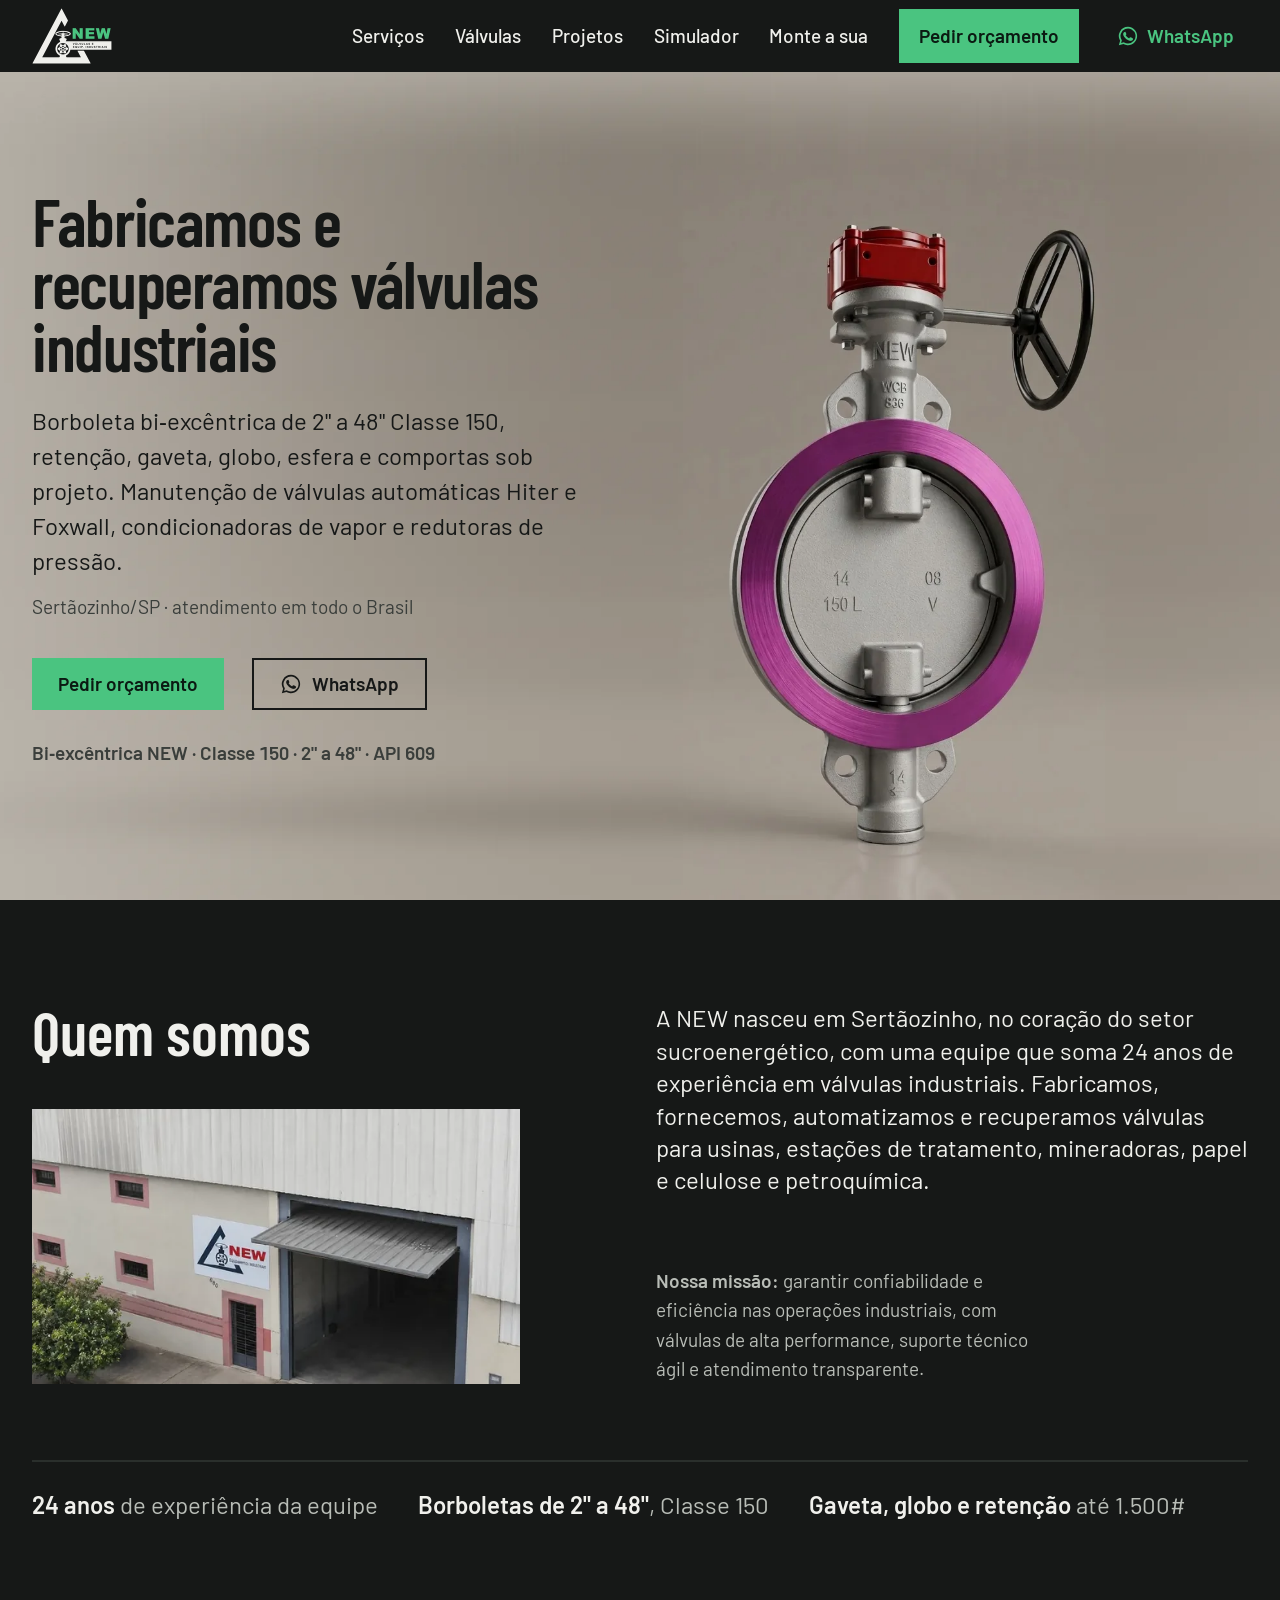
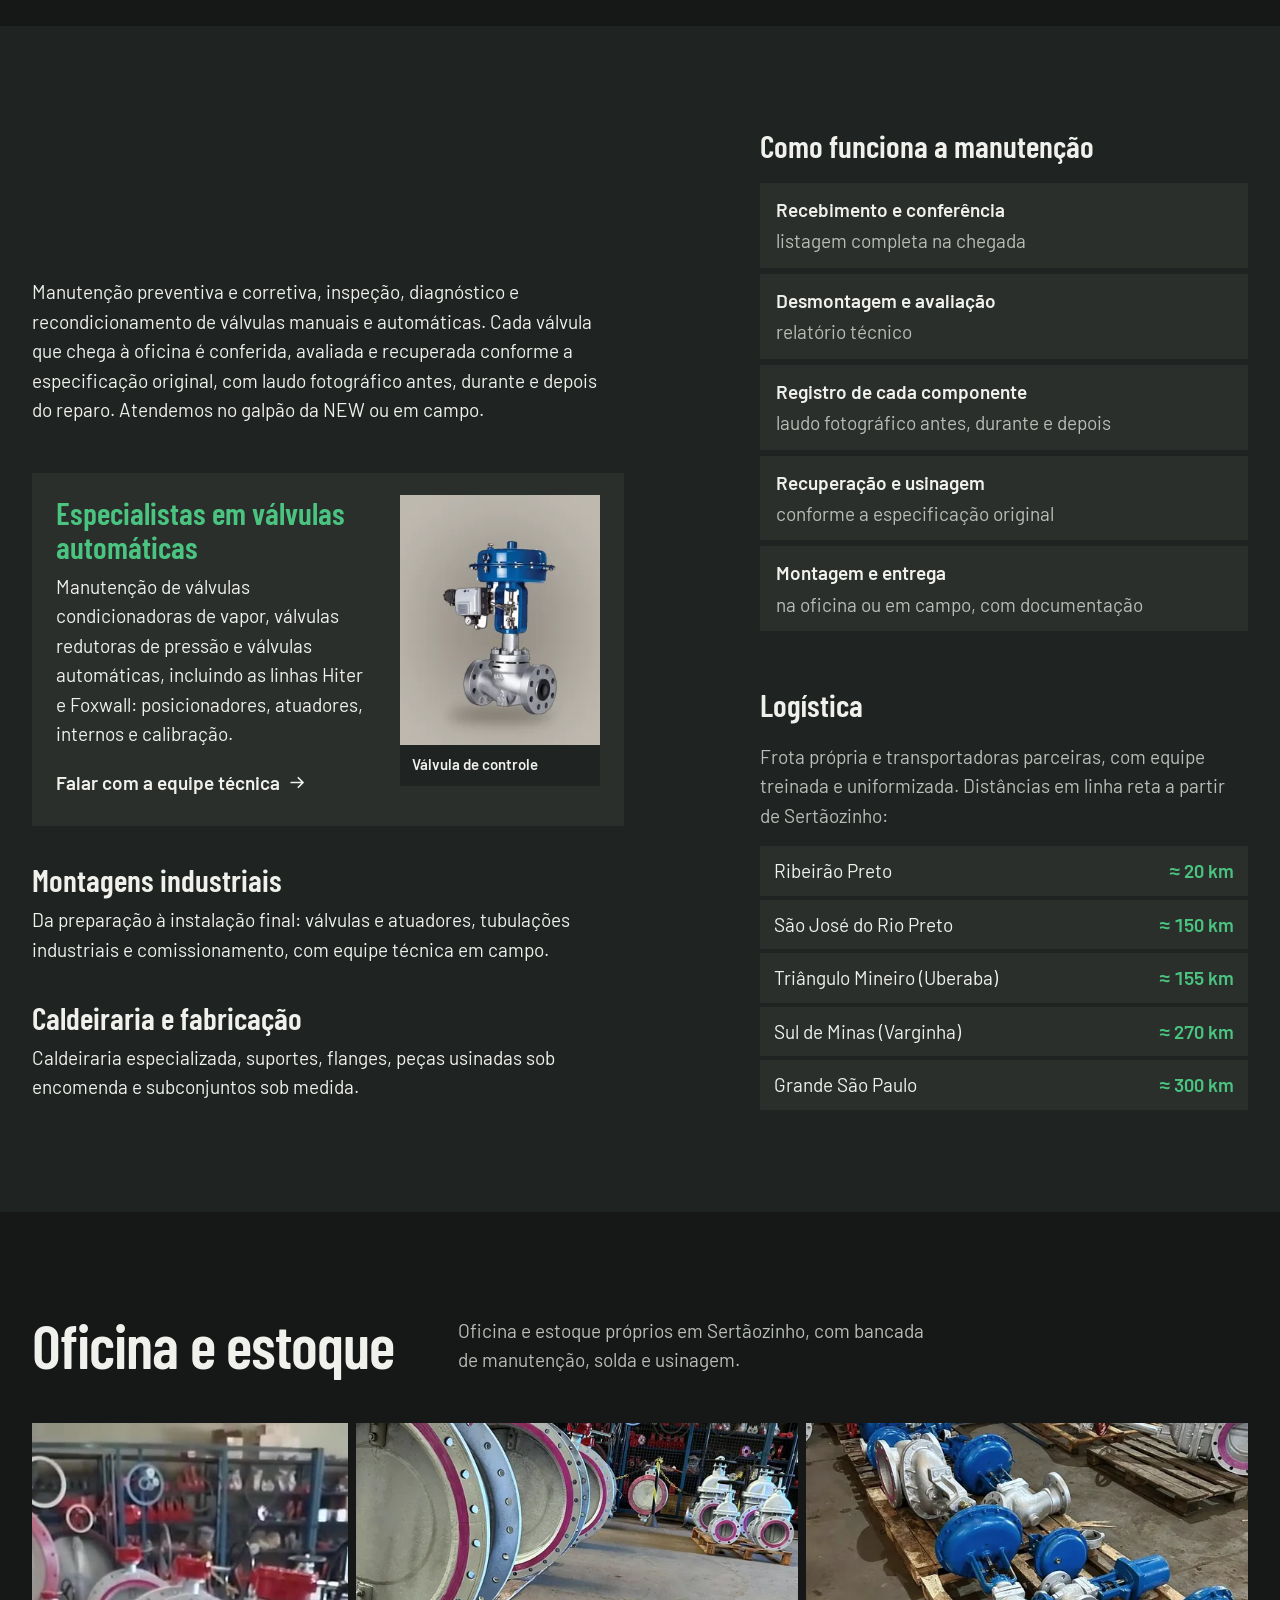
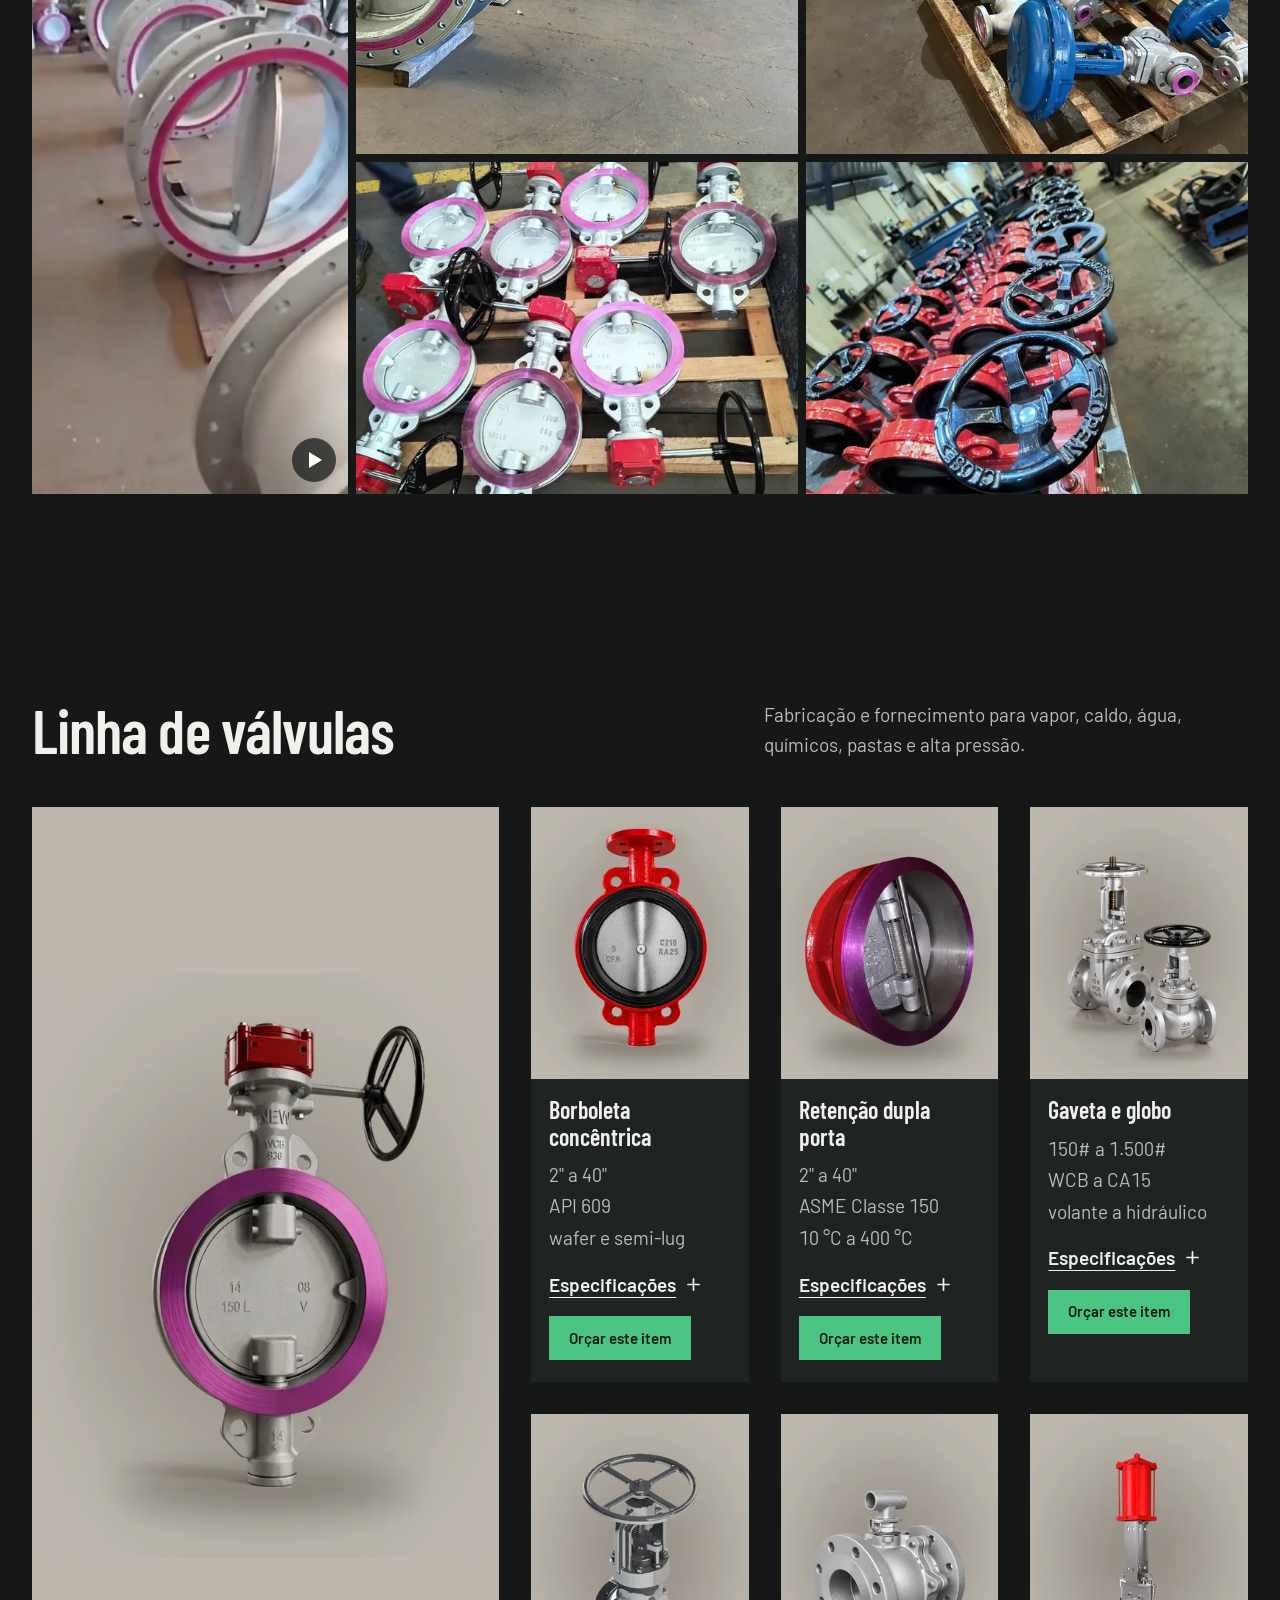
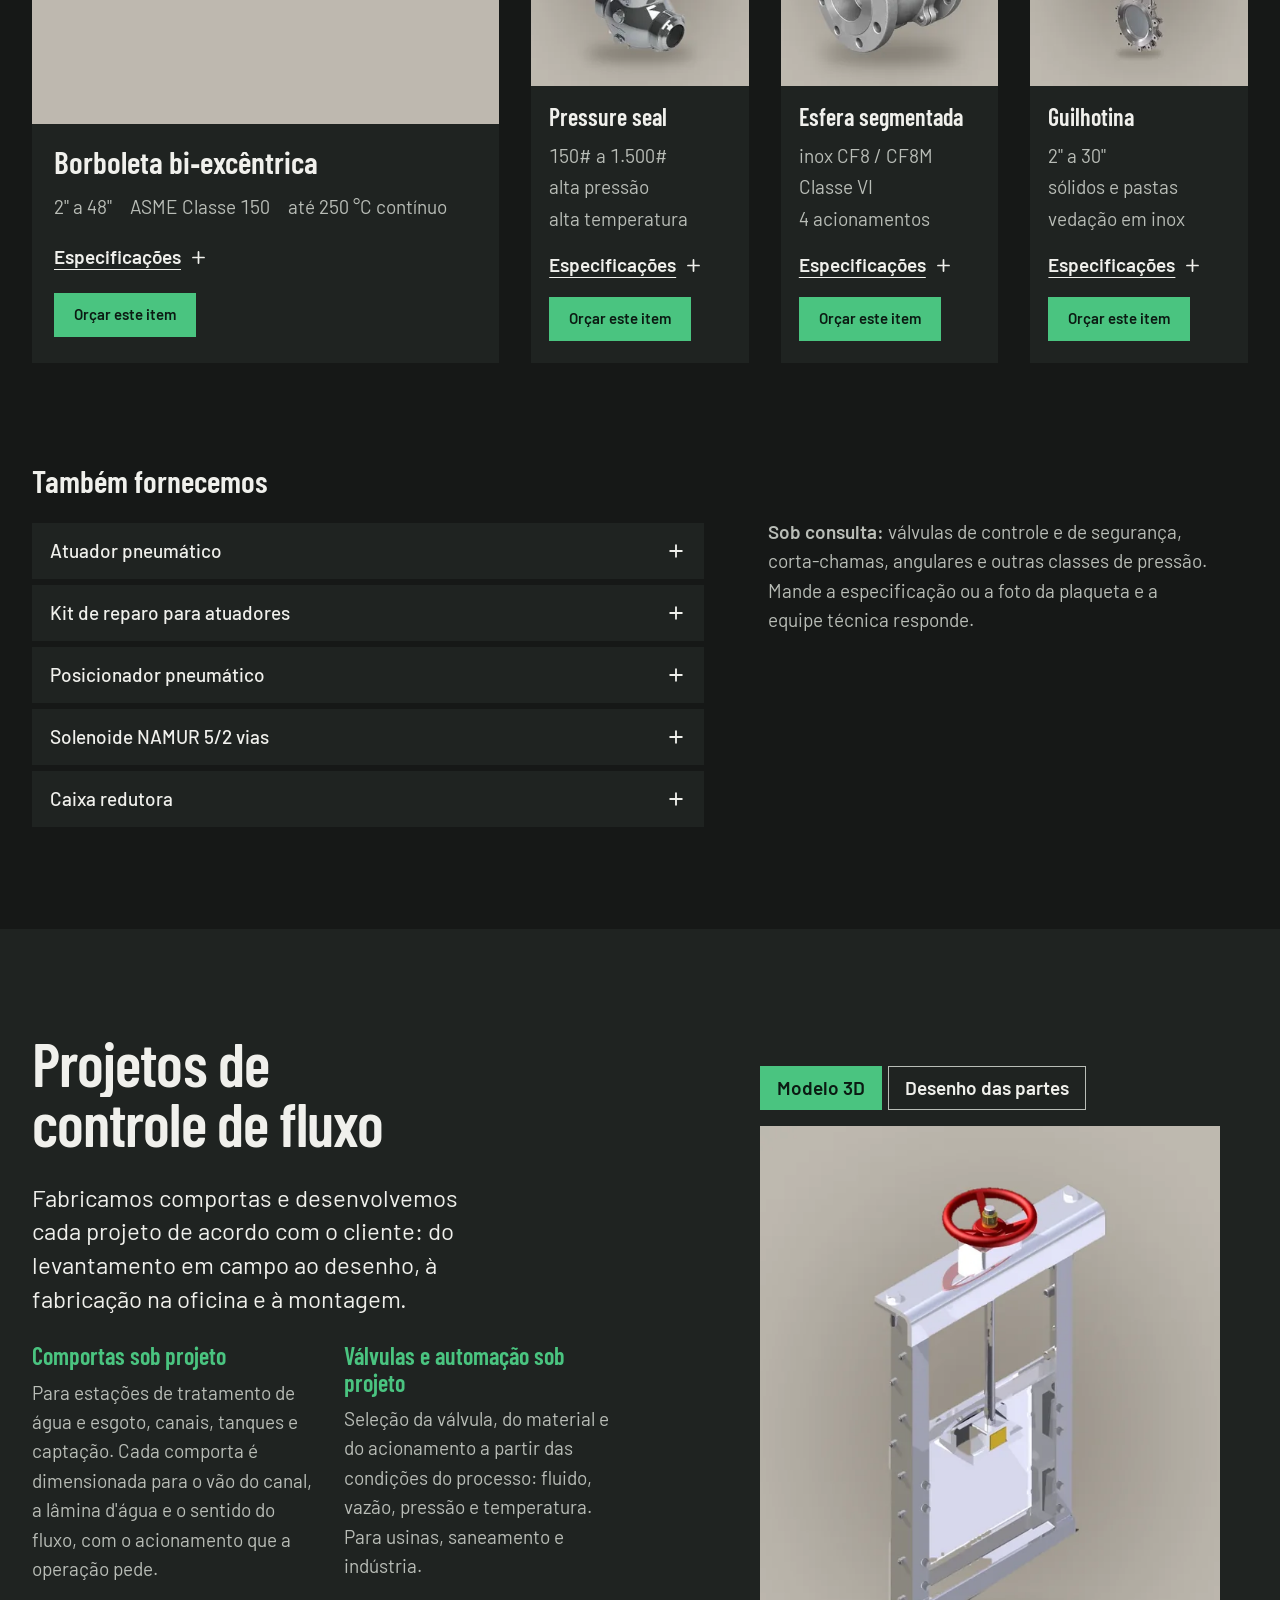
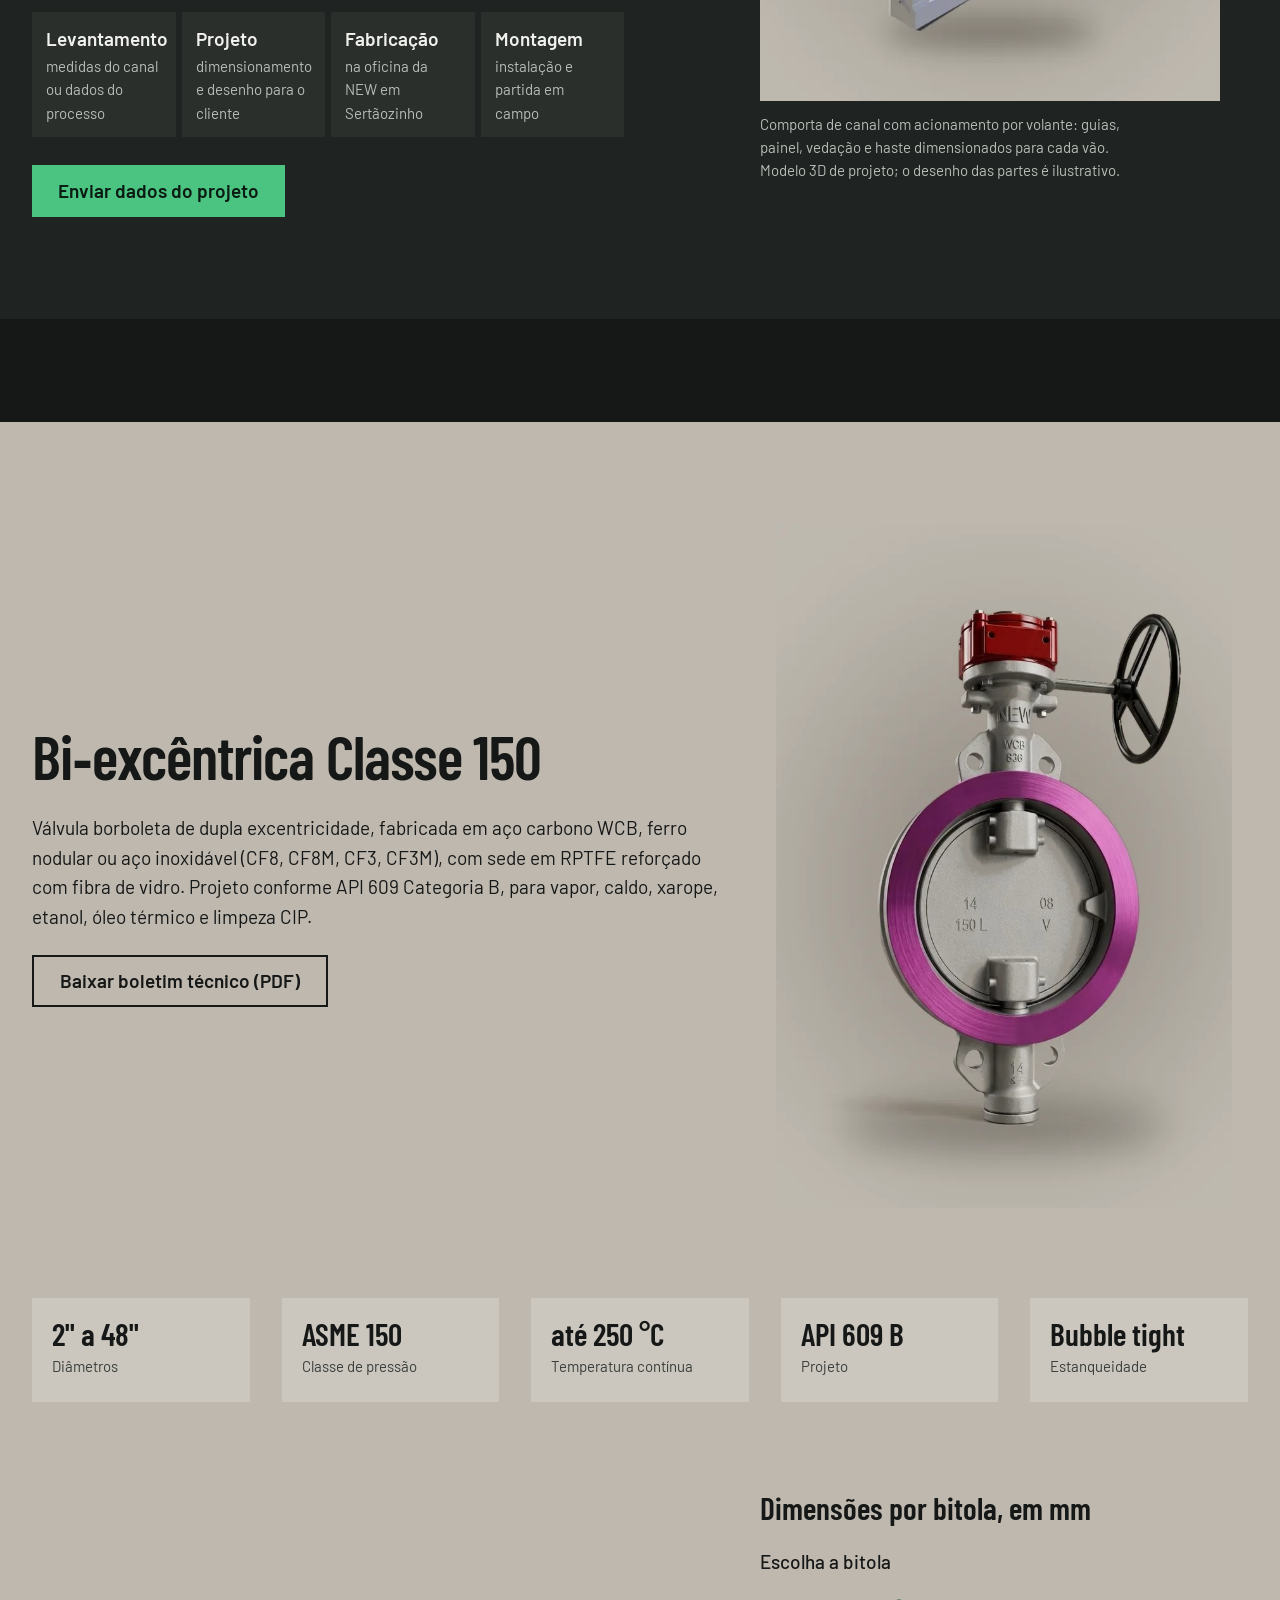
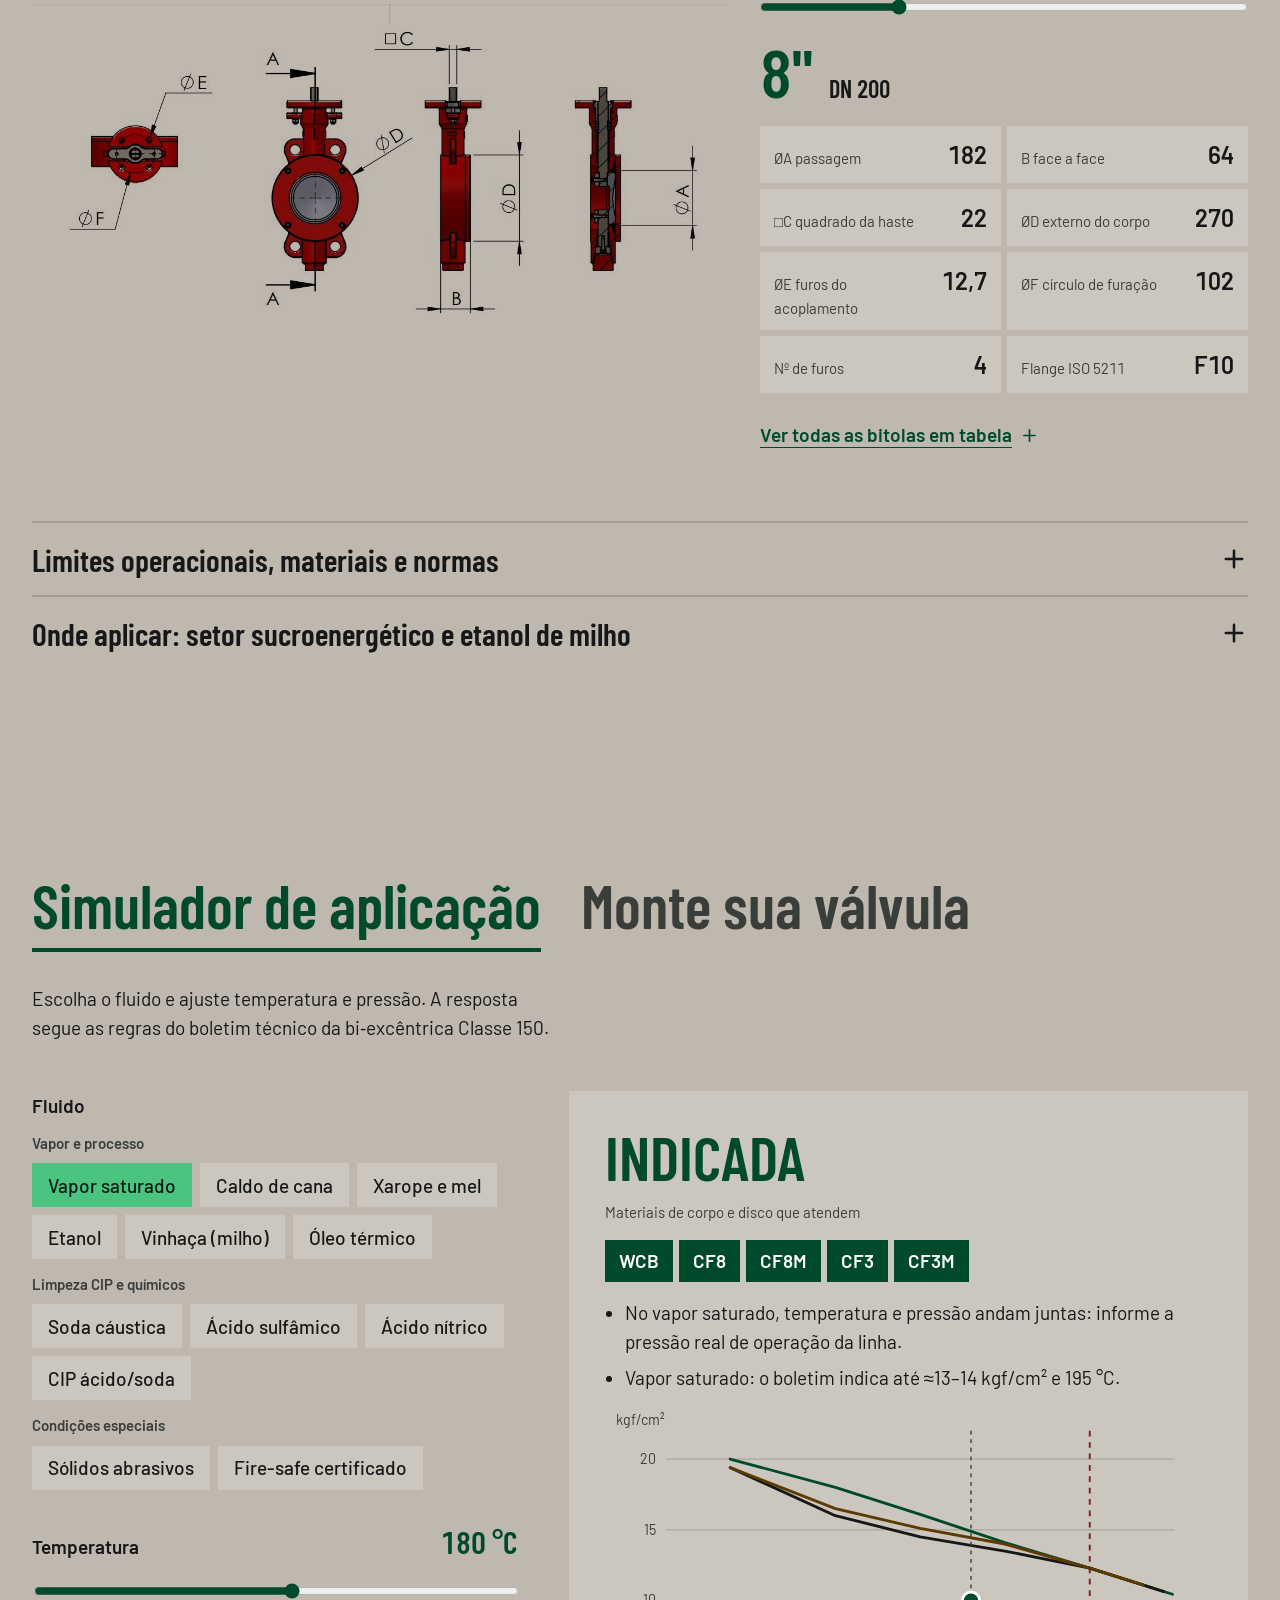
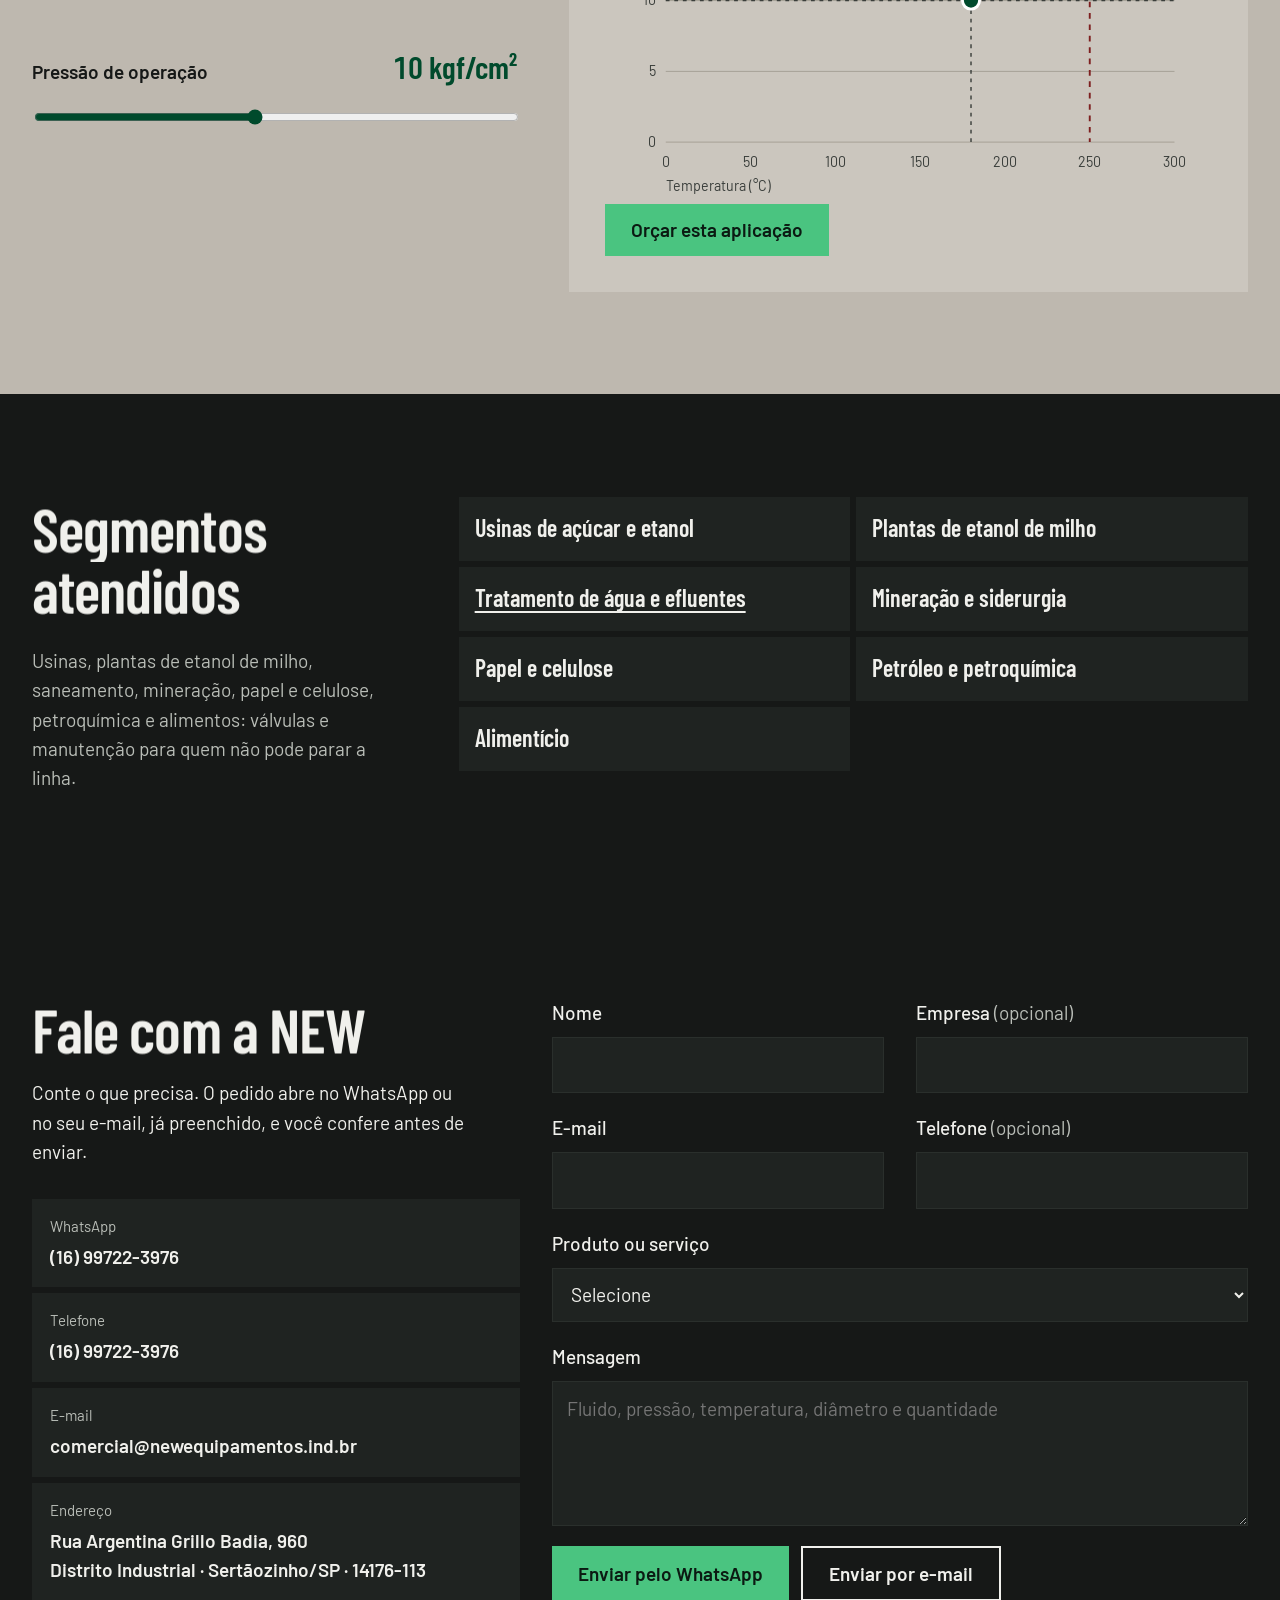
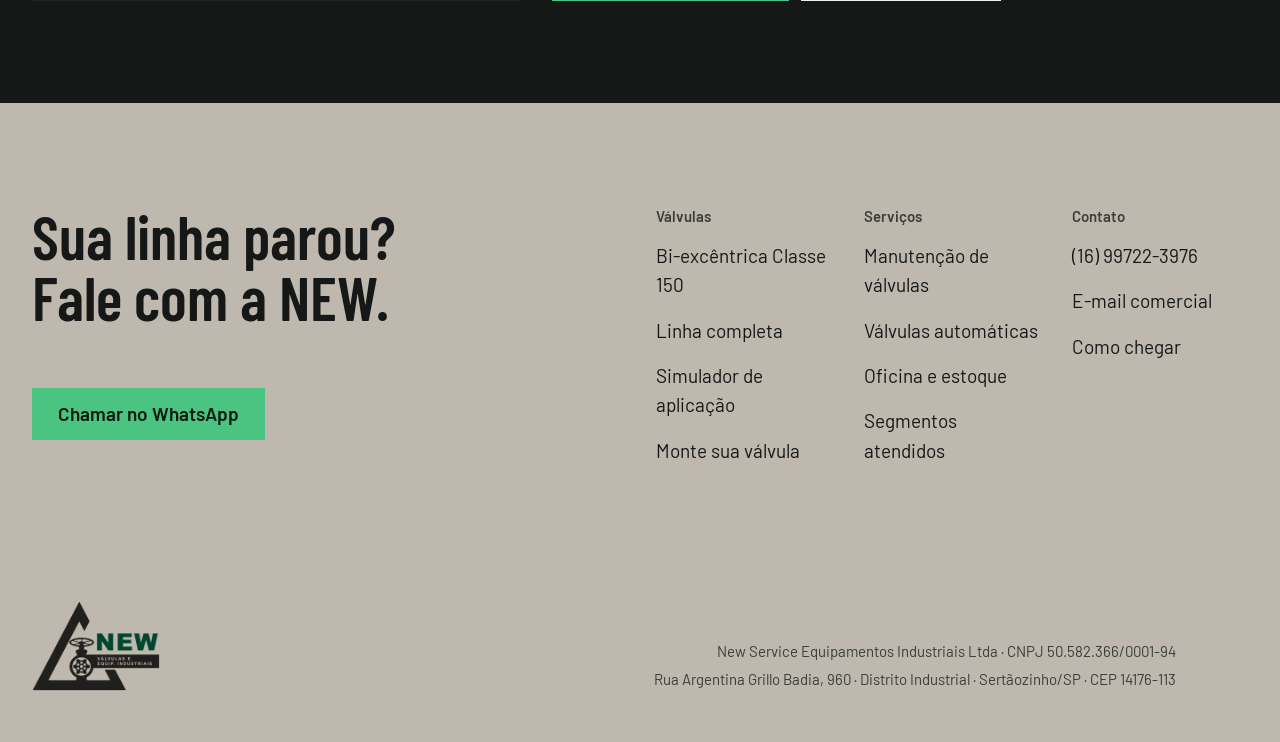
<file: index.html>
<!DOCTYPE html>
<html lang="pt-BR">
<head>
  <meta charset="UTF-8" />
  <meta name="viewport" content="width=device-width, initial-scale=1.0" />
  <title>Válvula Borboleta Bi-excêntrica e Manutenção de Válvulas | NEW · Sertãozinho/SP</title>
  <meta name="description" content="Válvula borboleta bi-excêntrica de 2&quot; a 48&quot; Classe 150, retenção, gaveta e globo. Manutenção de válvulas automáticas Hiter e Foxwall. Sertãozinho/SP." />
  <link rel="canonical" href="https://rafaelspada13-hub.github.io/sitenewequipamentos/" />
  <meta name="theme-color" content="#161817" />
  <link rel="icon" href="img/favicon-32.png" sizes="32x32" type="image/png" />
  <link rel="apple-touch-icon" href="img/apple-touch-icon.png" />
  <link rel="manifest" href="site.webmanifest" />
  <meta property="og:type" content="website" />
  <meta property="og:locale" content="pt_BR" />
  <meta property="og:site_name" content="NEW Válvulas e Equipamentos Industriais" />
  <meta property="og:title" content="Fabricamos e recuperamos válvulas industriais | NEW" />
  <meta property="og:description" content="Borboleta bi-excêntrica de 2&quot; a 48&quot; Classe 150 e manutenção de válvulas automáticas, condicionadoras de vapor e redutoras de pressão. Sertãozinho/SP." />
  <meta property="og:url" content="https://rafaelspada13-hub.github.io/sitenewequipamentos/" />
  <meta property="og:image" content="https://rafaelspada13-hub.github.io/sitenewequipamentos/img/og-new.jpg" />
  <meta property="og:image:width" content="1200" />
  <meta property="og:image:height" content="630" />
  <meta property="og:image:alt" content="Válvula borboleta bi-excêntrica NEW com caixa redutora e volante" />
  <meta name="twitter:card" content="summary_large_image" />
  <script type="application/ld+json">
  {
    "@context": "https://schema.org",
    "@type": "LocalBusiness",
    "@id": "https://rafaelspada13-hub.github.io/sitenewequipamentos/#empresa",
    "name": "NEW Válvulas e Equipamentos Industriais",
    "legalName": "New Service Equipamentos Industriais Ltda",
    "taxID": "50.582.366/0001-94",
    "url": "https://rafaelspada13-hub.github.io/sitenewequipamentos/",
    "logo": "https://rafaelspada13-hub.github.io/sitenewequipamentos/img/logo.png",
    "image": "https://rafaelspada13-hub.github.io/sitenewequipamentos/img/og-new.jpg",
    "telephone": "+55-16-99722-3976",
    "email": "comercial@newequipamentos.ind.br",
    "address": {
      "@type": "PostalAddress",
      "streetAddress": "Rua Argentina Grillo Badia, 960, Distrito Industrial",
      "addressLocality": "Sertãozinho",
      "addressRegion": "SP",
      "postalCode": "14176-113",
      "addressCountry": "BR"
    },
    "areaServed": "BR",
    "description": "Fabricação, fornecimento e manutenção de válvulas industriais: borboleta bi-excêntrica Classe 150, retenção, gaveta, globo, esfera e guilhotina; comportas e projetos de controle de fluxo sob medida; manutenção de válvulas automáticas, condicionadoras de vapor e redutoras de pressão."
  }
  </script>
  <link rel="preload" href="fonts/barlow-condensed-600.woff2" as="font" type="font/woff2" crossorigin />
  <link rel="preload" href="fonts/barlow-400.woff2" as="font" type="font/woff2" crossorigin />
  <link rel="stylesheet" href="css/style.css?v=20261119b" />
  <link rel="stylesheet" href="css/movimento.css?v=20261119b" />
  <script>
    // Se main.js não carregar em 3 s, devolve o conteúdo sem as entradas animadas.
    document.documentElement.classList.add("js");
    setTimeout(function () { if (!window.__newReady) document.documentElement.classList.remove("js"); }, 3000);
    // camada de movimento (js/movimento.js): se a biblioteca não carregar, tudo fica visível e parado
    document.documentElement.classList.add("motion-on");
    setTimeout(function () { if (!window.__movimentoReady) document.documentElement.classList.remove("motion-on"); }, 3000);
  </script>
</head>
<body>

  <a class="skip" href="#conteudo">Pular para o conteúdo</a>

  <header class="site-header" id="topo">
    <a href="#inicio" class="brand" aria-label="NEW Válvulas e Equipamentos Industriais, início">
      <img src="img/logo-claro-160.png" alt="NEW Válvulas e Equipamentos Industriais" width="160" height="112" />
    </a>
    <nav class="nav" id="nav" aria-label="Principal">
      <a href="#servicos">Serviços</a>
      <a href="#linha">Válvulas</a>
      <a href="#projetos">Projetos</a>
      <a href="#simulador">Simulador</a>
      <a href="#configurador">Monte a sua</a>
      <a href="#contato" class="nav-cta">Pedir orçamento</a>
    </nav>
    <a class="nav-whatsapp" href="https://wa.me/5516997223976" target="_blank" rel="noopener" aria-label="Chamar no WhatsApp"><svg viewBox="0 0 24 24" width="22" height="22" aria-hidden="true"><path fill="currentColor" d="M12 2a10 10 0 0 0-8.6 15.1L2 22l5-1.3A10 10 0 1 0 12 2Zm0 18.2a8.2 8.2 0 0 1-4.2-1.2l-.3-.2-3 .8.8-2.9-.2-.3A8.2 8.2 0 1 1 12 20.2Zm4.5-6.1c-.2-.1-1.5-.7-1.7-.8s-.4-.1-.6.1-.6.8-.8 1-.3.2-.5 0a6.7 6.7 0 0 1-3.3-2.9c-.3-.4.2-.4.6-1.3a.4.4 0 0 0 0-.4l-.8-1.9c-.2-.5-.4-.4-.6-.4h-.5a1 1 0 0 0-.7.3 3 3 0 0 0-.9 2.2 5.2 5.2 0 0 0 1.1 2.7 11.8 11.8 0 0 0 4.5 4c1.7.7 2.3.8 3.2.6a2.7 2.7 0 0 0 1.8-1.3 2.2 2.2 0 0 0 .2-1.2c-.1-.2-.3-.3-.6-.4Z"/></svg><span>WhatsApp</span></a>
    <button class="menu-toggle" id="menuToggle" aria-expanded="false" aria-controls="nav">Menu</button>
  </header>

  <main id="conteudo">

    <!-- Abertura: a válvula abre conforme a página rola -->
    <section class="hero" id="inicio">
      <div class="hero-pin">
        <div class="hero-stage">
          <div id="valvula" class="hero-palco">
            <picture>
              <source srcset="img/produtos/palco-estatico-1600.webp 1600w, img/produtos/palco-estatico.webp 3600w" sizes="(max-width: 900px) 150vw, 230vh" type="image/webp" />
              <img src="img/produtos/palco-estatico.jpg" alt="Válvula borboleta bi-excêntrica NEW em WCB, com a marca NEW fundida no corpo, sede magenta e caixa redutora vermelha com volante" width="3600" height="1400" fetchpriority="high" />
            </picture>
            <svg class="anot-linhas" viewBox="0 0 3600 1400" preserveAspectRatio="none" aria-hidden="true">
              <g class="anot" style="--i:0"><path d="M1868 390 L1950 230 L2180 230" pathLength="1" /><circle cx="1868" cy="390" r="11" /></g><g class="anot" style="--i:1"><path d="M1888 620 L2180 620" pathLength="1" /><circle cx="1888" cy="620" r="11" /></g><g class="anot" style="--i:2"><path d="M2023 870 L2180 870" pathLength="1" /><circle cx="2023" cy="870" r="11" /></g><g class="anot" style="--i:3"><path d="M1888 1010 L2180 1010" pathLength="1" /><circle cx="1888" cy="1010" r="11" /></g><g class="anot" style="--i:4"><path d="M1868 1185 L2180 1185" pathLength="1" /><circle cx="1868" cy="1185" r="11" /></g>
            </svg>
            <div class="anot-rotulos">
              <p class="anot-rotulo" style="--i:0;top:16.429%;left:61.111%"><b>Caixa redutora</b><span>com volante · flange ISO 5211</span></p><p class="anot-rotulo" style="--i:1;top:44.286%;left:61.111%"><b>Corpo em WCB</b><span>fundido ASTM A216</span></p><p class="anot-rotulo" style="--i:2;top:62.143%;left:61.111%"><b>Sede RPTFE</b><span>PTFE com fibra de vidro · até 250 °C</span></p><p class="anot-rotulo" style="--i:3;top:72.143%;left:61.111%"><b>Disco bi‑excêntrico</b><span>dupla excentricidade, menos atrito</span></p><p class="anot-rotulo" style="--i:4;top:84.643%;left:61.111%"><b>Semi‑lug</b><span>furação ASME B16.5</span></p>
            </div>
          </div>

          <div class="hero-copy">
            <h1 class="hero-title">Fabricamos e recuperamos válvulas industriais</h1>
            <p class="hero-lead">Borboleta bi‑excêntrica de 2" a 48" Classe 150, retenção, gaveta, globo, esfera e comportas sob projeto. Manutenção de válvulas automáticas Hiter e Foxwall, condicionadoras de vapor e redutoras de pressão.</p>
            <p class="hero-fact">Sertãozinho/SP · atendimento em todo o Brasil</p>
            <div class="hero-actions">
              <a href="#contato" class="btn">Pedir orçamento</a>
              <a href="https://wa.me/5516997223976" class="btn btn--ghost" target="_blank" rel="noopener"><svg viewBox="0 0 24 24" width="22" height="22" aria-hidden="true"><path fill="currentColor" d="M12 2a10 10 0 0 0-8.6 15.1L2 22l5-1.3A10 10 0 1 0 12 2Zm0 18.2a8.2 8.2 0 0 1-4.2-1.2l-.3-.2-3 .8.8-2.9-.2-.3A8.2 8.2 0 1 1 12 20.2Zm4.5-6.1c-.2-.1-1.5-.7-1.7-.8s-.4-.1-.6.1-.6.8-.8 1-.3.2-.5 0a6.7 6.7 0 0 1-3.3-2.9c-.3-.4.2-.4.6-1.3a.4.4 0 0 0 0-.4l-.8-1.9c-.2-.5-.4-.4-.6-.4h-.5a1 1 0 0 0-.7.3 3 3 0 0 0-.9 2.2 5.2 5.2 0 0 0 1.1 2.7 11.8 11.8 0 0 0 4.5 4c1.7.7 2.3.8 3.2.6a2.7 2.7 0 0 0 1.8-1.3 2.2 2.2 0 0 0 .2-1.2c-.1-.2-.3-.3-.6-.4Z"/></svg>WhatsApp</a>
            </div>
            <p class="hero-spec">Bi‑excêntrica NEW · Classe 150 · 2" a 48" · API 609</p>
          </div>

        </div>
      </div>
    </section>

    <!-- Quem somos -->
    <section class="intro" id="sobre">
      <div class="intro-grid">
        <h2 class="intro-title">Quem somos</h2>
        <p class="intro-text reveal">A NEW nasceu em Sertãozinho, no coração do setor sucroenergético, com uma equipe que soma 24 anos de experiência em válvulas industriais. Fabricamos, fornecemos, automatizamos e recuperamos válvulas para usinas, estações de tratamento, mineradoras, papel e celulose e petroquímica.</p>
        <picture class="intro-photo reveal">
          <source srcset="img/opt/fachada-600.webp 600w, img/opt/fachada.webp 1600w" sizes="(max-width: 800px) 100vw, 40vw" type="image/webp" />
          <img src="img/opt/fachada.jpg" alt="Fachada do galpão da NEW em Sertãozinho, com o logotipo ao lado do portão" width="1600" height="902" loading="lazy" />
        </picture>
        <p class="intro-note reveal"><strong>Nossa missão:</strong> garantir confiabilidade e eficiência nas operações industriais, com válvulas de alta performance, suporte técnico ágil e atendimento transparente.</p>
      </div>
      <ul class="fatos reveal">
        <li><b>24 anos</b> de experiência da equipe</li>
        <li><b>Borboletas de 2" a 48"</b>, Classe 150</li>
        <li><b>Gaveta, globo e retenção</b> até 1.500#</li>
      </ul>
    </section>

    <!-- Serviços -->
    <section class="services" id="servicos">
      <div class="services-grid">
        <div class="services-copy">
          <h2 class="section-title reveal">Manutenção com rastreabilidade</h2>
          <p class="reveal">Manutenção preventiva e corretiva, inspeção, diagnóstico e recondicionamento de válvulas manuais e automáticas. Cada válvula que chega à oficina é conferida, avaliada e recuperada conforme a especificação original, com laudo fotográfico antes, durante e depois do reparo. Atendemos no galpão da NEW ou em campo.</p>
          <div class="services-more">
            <div class="reveal servico-destaque">
              <h3>Especialistas em válvulas automáticas</h3>
              <p>Manutenção de válvulas condicionadoras de vapor, válvulas redutoras de pressão e válvulas automáticas, incluindo as linhas Hiter e Foxwall: posicionadores, atuadores, internos e calibração.</p>
              <div class="auto-pecas auto-pecas--uma">
                <figure><picture><source srcset="img/estudio/controle-300.webp 300w, img/estudio/controle.webp 600w" sizes="260px" type="image/webp" /><img src="img/estudio/controle.jpg" alt="Válvula de controle globo com atuador pneumático azul e posicionador" width="600" height="750" loading="lazy" /></picture><figcaption>Válvula de controle</figcaption></figure>
              </div>
              <a class="link-arrow" href="https://wa.me/5516997223976?text=Ol%C3%A1%2C%20NEW!%20Preciso%20de%20manuten%C3%A7%C3%A3o%20em%20v%C3%A1lvula%20autom%C3%A1tica." target="_blank" rel="noopener">Falar com a equipe técnica</a>
            </div>
            <div class="reveal">
              <h3>Montagens industriais</h3>
              <p>Da preparação à instalação final: válvulas e atuadores, tubulações industriais e comissionamento, com equipe técnica em campo.</p>
            </div>
            <div class="reveal">
              <h3>Caldeiraria e fabricação</h3>
              <p>Caldeiraria especializada, suportes, flanges, peças usinadas sob encomenda e subconjuntos sob medida.</p>
            </div>
          </div>
        </div>
        <div class="etapas-box reveal">
          <h3>Como funciona a manutenção</h3>
          <ol class="etapas">
            <li><b>Recebimento e conferência</b><span>listagem completa na chegada</span></li>
            <li><b>Desmontagem e avaliação</b><span>relatório técnico</span></li>
            <li><b>Registro de cada componente</b><span>laudo fotográfico antes, durante e depois</span></li>
            <li><b>Recuperação e usinagem</b><span>conforme a especificação original</span></li>
            <li><b>Montagem e entrega</b><span>na oficina ou em campo, com documentação</span></li>
          </ol>
          <div class="logistica">
            <h3>Logística</h3>
            <p>Frota própria e transportadoras parceiras, com equipe treinada e uniformizada. Distâncias em linha reta a partir de Sertãozinho:</p>
            <ul class="regioes">
              <li><span>Ribeirão Preto</span><b>≈ 20 km</b></li>
              <li><span>São José do Rio Preto</span><b>≈ 150 km</b></li>
              <li><span>Triângulo Mineiro (Uberaba)</span><b>≈ 155 km</b></li>
              <li><span>Sul de Minas (Varginha)</span><b>≈ 270 km</b></li>
              <li><span>Grande São Paulo</span><b>≈ 300 km</b></li>
            </ul>
          </div>
        </div>
      </div>
    </section>

    <!-- Estrutura e estoque -->
    <section class="gallery" id="estrutura">
      <div class="gallery-head reveal">
        <h2 class="section-title">Oficina e estoque</h2>
        <p>Oficina e estoque próprios em Sertãozinho, com bancada de manutenção, solda e usinagem.</p>
      </div>
      <div class="gallery-grid">
        <figure class="frame frame--video">
          <video src="img/opt/estoque-video.mp4" poster="img/opt/estoque-video-poster.jpg" muted loop playsinline controls preload="none" width="478" height="850" aria-label="Vídeo: solda e válvulas borboleta no galpão da NEW"></video>
          <button type="button" class="video-toggle" aria-label="Pausar vídeo" aria-pressed="false" hidden><span aria-hidden="true"></span></button>
        </figure>
        <a class="frame js-lightbox" href="img/opt/borboleta-grande-2.jpg" data-alt="Válvulas borboleta de grande diâmetro em linha no galpão da NEW">
          <picture><source srcset="img/opt/borboleta-grande-2-600.webp 600w, img/opt/borboleta-grande-2.webp 1200w" sizes="(max-width: 700px) 50vw, 37vw" type="image/webp" /><img src="img/opt/borboleta-grande-2.jpg" alt="Válvulas borboleta de grande diâmetro em linha no galpão da NEW" width="1200" height="1600" loading="lazy" /></picture>
        </a>
        <a class="frame js-lightbox" href="img/opt/controle-azul.jpg" data-alt="Válvulas de controle com atuadores azuis sobre paletes">
          <picture><source srcset="img/opt/controle-azul-600.webp 600w, img/opt/controle-azul.webp 960w" sizes="(max-width: 700px) 50vw, 37vw" type="image/webp" /><img src="img/opt/controle-azul.jpg" alt="Válvulas de controle com atuadores azuis sobre paletes" width="960" height="1280" loading="lazy" /></picture>
        </a>
        <a class="frame js-lightbox" href="img/opt/borboletas-lote.jpg" data-alt="Lote de válvulas borboleta com protetores de flange magenta">
          <picture><source srcset="img/opt/borboletas-lote-600.webp 600w, img/opt/borboletas-lote.webp 1200w" sizes="(max-width: 700px) 50vw, 37vw" type="image/webp" /><img src="img/opt/borboletas-lote.jpg" alt="Lote de válvulas borboleta com protetores de flange magenta" width="1200" height="1600" loading="lazy" /></picture>
        </a>
        <a class="frame js-lightbox" href="img/opt/redutores.jpg" data-alt="Caixas redutoras vermelhas com volantes alinhadas">
          <picture><source srcset="img/opt/redutores-600.webp 600w, img/opt/redutores.webp 1600w" sizes="(max-width: 700px) 50vw, 37vw" type="image/webp" /><img src="img/opt/redutores.jpg" alt="Caixas redutoras vermelhas com volantes alinhadas" width="1600" height="1200" loading="lazy" /></picture>
        </a>
      </div>
    </section>

    <!-- Linha de válvulas: todos os produtos no mesmo estúdio, ficha dentro do cartão -->
    <section class="produtos" id="linha" aria-label="Válvulas">
      <div class="produtos-head reveal">
        <h2 class="section-title">Linha de válvulas</h2>
        <p>Fabricação e fornecimento para vapor, caldo, água, químicos, pastas e alta pressão.</p>
      </div>
      <div class="produtos-grid">
        <article class="produto reveal" id="item-bi" data-produto="Válvula Borboleta Bi-excêntrica Classe 150">
          <picture class="produto-img"><source srcset="img/estudio/bi-excentrica-300.webp 300w, img/estudio/bi-excentrica.webp 600w, img/estudio/bi-excentrica-alta.webp 720w" sizes="(max-width: 600px) 92vw, (max-width: 1279px) 30vw, 38vw" type="image/webp" /><img src="img/estudio/bi-excentrica.jpg" alt="Válvula borboleta bi-excêntrica NEW com caixa redutora e volante" width="600" height="750" loading="lazy" /></picture>
          <div class="produto-info">
            <h3>Borboleta bi‑excêntrica</h3>
            <ul class="produto-chaves"><li>2" a 48"</li><li>ASME Classe 150</li><li>até 250 °C contínuo</li></ul>
            <details>
              <summary>Especificações</summary>
              <p>Dupla excentricidade, sede em RPTFE reforçado com fibra de vidro e projeto conforme API 609 Categoria B. Estanqueidade bubble tight no ensaio API 598.</p>
              <dl class="specs"><div><dt>Extremidades</dt><dd>Semi-lug</dd></div><div><dt>Corpo e disco</dt><dd>WCB, ferro nodular, CF8, CF8M, CF3, CF3M</dd></div><div><dt>Sede</dt><dd>RPTFE</dd></div></dl>
              <a href="#bi-excentrica" class="link-arrow">Ficha técnica completa</a>
            </details>
            <button type="button" class="btn btn--small js-orcar">Orçar este item</button>
          </div>
        </article>
        <article class="produto reveal" id="item-concentrica" data-produto="Válvula Borboleta Concêntrica">
          <picture class="produto-img"><source srcset="img/estudio/concentrica-300.webp 300w, img/estudio/concentrica.webp 600w" sizes="(max-width: 600px) 46vw, (max-width: 1000px) 46vw, (max-width: 1279px) 30vw, 18vw" type="image/webp" /><img src="img/estudio/concentrica.jpg" alt="Válvula borboleta concêntrica wafer vermelha com sede em elastômero preto e disco em inox CF8, em render de estúdio" width="600" height="750" loading="lazy" /></picture>
          <div class="produto-info">
            <h3>Borboleta concêntrica</h3>
            <ul class="produto-chaves"><li>2" a 40"</li><li>API 609</li><li>wafer e semi-lug</li></ul>
            <details>
              <summary>Especificações</summary>
              <p>Construção conforme API 609.</p>
              <dl class="specs"><div><dt>Monobloco</dt><dd>2" a 40"</dd></div><div><dt>Bipartida</dt><dd>2" a 24"</dd></div><div><dt>Corpo e disco</dt><dd>Ferro nodular, aço-carbono ou inox</dd></div><div><dt>Eixo</dt><dd>AISI 410, 304 ou 316</dd></div></dl>
            </details>
            <button type="button" class="btn btn--small js-orcar">Orçar este item</button>
          </div>
        </article>
        <article class="produto reveal" id="item-retencao" data-produto="Válvula de Retenção">
          <picture class="produto-img"><source srcset="img/estudio/retencao-300.webp 300w, img/estudio/retencao.webp 600w" sizes="(max-width: 600px) 46vw, (max-width: 1000px) 46vw, (max-width: 1279px) 30vw, 18vw" type="image/webp" /><img src="img/estudio/retencao.jpg" alt="Válvula de retenção dupla porta wafer, corpo vermelho e sede magenta, com a mola e o eixo à mostra" width="600" height="750" loading="lazy" /></picture>
          <div class="produto-info">
            <h3>Retenção dupla porta</h3>
            <ul class="produto-chaves"><li>2" a 40"</li><li>ASME Classe 150</li><li>10 °C a 400 °C</li></ul>
            <details>
              <summary>Especificações</summary>
              <p>Wafer de dupla porta com mola, para evitar refluxo em bombeamento e processo: químicos, vapor, óleo e água.</p>
              <dl class="specs"><div><dt>Corpo</dt><dd>Ferro fundido, aço-carbono, inox</dd></div><div><dt>Sede</dt><dd>EPDM, Buna, Viton, metal</dd></div></dl>
            </details>
            <button type="button" class="btn btn--small js-orcar">Orçar este item</button>
          </div>
        </article>
        <article class="produto reveal" id="item-gaveta" data-produto="Válvula Gaveta e Globo">
          <picture class="produto-img"><source srcset="img/estudio/gaveta-globo-300.webp 300w, img/estudio/gaveta-globo.webp 600w" sizes="(max-width: 600px) 46vw, (max-width: 1000px) 46vw, (max-width: 1279px) 30vw, 18vw" type="image/webp" /><img src="img/estudio/gaveta-globo.jpg" alt="Válvula gaveta e válvula globo flangeadas Classe 150 em aço WCB, com volante, em render de estúdio" width="600" height="750" loading="lazy" /></picture>
          <div class="produto-info">
            <h3>Gaveta e globo</h3>
            <ul class="produto-chaves"><li>150# a 1.500#</li><li>WCB a CA15</li><li>volante a hidráulico</li></ul>
            <details>
              <summary>Especificações</summary>
              <p>Montagem entre flanges, para linhas de vapor, água e processo.</p>
              <dl class="specs"><div><dt>Classes de pressão</dt><dd>150, 300, 600, 900 e 1.500</dd></div><div><dt>Fundidos</dt><dd>WCB, WC6, WC9, C12A, CA15</dd></div><div><dt>Acionamento</dt><dd>Volante, caixa de redução, elétrico ou hidráulico</dd></div></dl>
            </details>
            <button type="button" class="btn btn--small js-orcar">Orçar este item</button>
          </div>
        </article>
        <article class="produto reveal" id="item-pressureseal" data-produto="Válvula Pressure Seal">
          <picture class="produto-img"><source srcset="img/estudio/pressure-seal-300.webp 300w, img/estudio/pressure-seal.webp 600w" sizes="(max-width: 600px) 46vw, (max-width: 1000px) 46vw, (max-width: 1279px) 30vw, 18vw" type="image/webp" /><img src="img/estudio/pressure-seal.jpg" alt="Válvula pressure seal com volante, castelo de vedação por pressão e extremidades para solda" width="600" height="750" loading="lazy" /></picture>
          <div class="produto-info">
            <h3>Pressure seal</h3>
            <ul class="produto-chaves"><li>150# a 1.500#</li><li>alta pressão</li><li>alta temperatura</li></ul>
            <details>
              <summary>Especificações</summary>
              <p>Castelo com vedação por pressão, para alta pressão e alta temperatura.</p>
              <dl class="specs"><div><dt>Classes de pressão</dt><dd>150, 300, 600, 900 e 1.500</dd></div><div><dt>Fundidos</dt><dd>WCB, WC6, WC9, C12A, CA15</dd></div><div><dt>Acionamento</dt><dd>Volante, caixa de redução, elétrico ou hidráulico</dd></div></dl>
            </details>
            <button type="button" class="btn btn--small js-orcar">Orçar este item</button>
          </div>
        </article>
        <article class="produto reveal" id="item-esfera" data-produto="Válvula Esfera Segmentada">
          <picture class="produto-img"><source srcset="img/estudio/esfera-300.webp 300w, img/estudio/esfera.webp 600w" sizes="(max-width: 600px) 46vw, (max-width: 1000px) 46vw, (max-width: 1279px) 30vw, 18vw" type="image/webp" /><img src="img/estudio/esfera.jpg" alt="Válvula esfera flangeada, com corpo fundido e haste para acionamento" width="600" height="750" loading="lazy" /></picture>
          <div class="produto-info">
            <h3>Esfera segmentada</h3>
            <ul class="produto-chaves"><li>inox CF8 / CF8M</li><li>Classe VI</li><li>4 acionamentos</li></ul>
            <details>
              <summary>Especificações</summary>
              <p>Controle e bloqueio com vedação estanque Classe VI.</p>
              <dl class="specs"><div><dt>Eixo</dt><dd>ASTM A276 tipo 316 ou 410</dd></div><div><dt>Vedação</dt><dd>PTFE, RPTFE, AISI 304 ou 316</dd></div><div><dt>Acionamento</dt><dd>Manual, pneumático, diafragma ou elétrico</dd></div></dl>
            </details>
            <button type="button" class="btn btn--small js-orcar">Orçar este item</button>
          </div>
        </article>
        <article class="produto reveal" id="item-guilhotina" data-produto="Válvula Guilhotina">
          <picture class="produto-img"><source srcset="img/estudio/guilhotina-300.webp 300w, img/estudio/guilhotina.webp 600w" sizes="(max-width: 600px) 46vw, (max-width: 1000px) 46vw, (max-width: 1279px) 30vw, 18vw" type="image/webp" /><img src="img/estudio/guilhotina.jpg" alt="Válvula guilhotina com atuador pneumático vermelho" width="600" height="750" loading="lazy" /></picture>
          <div class="produto-info">
            <h3>Guilhotina</h3>
            <ul class="produto-chaves"><li>2" a 30"</li><li>sólidos e pastas</li><li>vedação em inox</li></ul>
            <details>
              <summary>Especificações</summary>
              <p>Para sólidos em suspensão, massas, pastas e pós: alimentício, saneamento, papel e celulose, petroquímica e mineração.</p>
              <dl class="specs"><div><dt>Vedação</dt><dd>Unidirecional ou bidirecional, em inox</dd></div><div><dt>Materiais</dt><dd>Ferro nodular, CF8, CF8M</dd></div></dl>
            </details>
            <button type="button" class="btn btn--small js-orcar">Orçar este item</button>
          </div>
        </article>
      </div>
      <div class="outros">
        <h3>Também fornecemos</h3>
        <details class="item" data-produto="Atuador Pneumático">
          <summary>Atuador pneumático</summary>
          <div class="item-body">
            <p>Simples ou dupla ação, padrão ISO 5211 e NAMUR.</p>
            <dl class="specs">
              <div><dt>Torque</dt><dd>até 12.992 Nm</dd></div>
              <div><dt>Pressão de ar</dt><dd>3,0 a 8,0 bar</dd></div>
              <div><dt>Temperatura</dt><dd>-20 °C a +80 °C</dd></div>
              <div><dt>Corpo</dt><dd>Alumínio anodizado ou epóxi</dd></div>
            </dl>
            <div class="item-actions">
              <button type="button" class="btn btn--small js-orcar">Orçar este item</button>
            </div>
          </div>
        </details>
        <details class="item" data-produto="Kit de Reparo para Atuadores">
          <summary>Kit de reparo para atuadores</summary>
          <div class="item-body">
            <p>Fabricação própria. Informe a marca, o modelo e o tamanho do atuador e a NEW monta o kit para ele.</p>
            <div class="item-actions">
              <button type="button" class="btn btn--small js-orcar">Orçar este item</button>
            </div>
          </div>
        </details>
        <details class="item" data-produto="Posicionador Pneumático">
          <summary>Posicionador pneumático</summary>
          <div class="item-body">
            <p>Para atuadores de simples e dupla ação, com carcaça robusta para ambientes agressivos.</p>
            <dl class="specs">
              <div><dt>Sinal</dt><dd>4 a 20 mA</dd></div>
              <div><dt>Carcaça</dt><dd>Alumínio fundido</dd></div>
              <div><dt>Indicação</dt><dd>Indicador de posição de alta visibilidade</dd></div>
            </dl>
            <div class="item-actions">
              <button type="button" class="btn btn--small js-orcar">Orçar este item</button>
            </div>
          </div>
        </details>
        <details class="item" data-produto="Válvula Solenoide NAMUR">
          <summary>Solenoide NAMUR 5/2 vias</summary>
          <div class="item-body">
            <p>Comando direcional para atuadores pneumáticos de dupla ação, com montagem direta.</p>
            <dl class="specs">
              <div><dt>Tensão</dt><dd>24 Vcc</dd></div>
              <div><dt>Proteção</dt><dd>IP65, conector DIN 43650</dd></div>
              <div><dt>Corpo</dt><dd>Alumínio</dd></div>
            </dl>
            <div class="item-actions">
              <button type="button" class="btn btn--small js-orcar">Orçar este item</button>
            </div>
          </div>
        </details>
        <details class="item" data-produto="Caixa Redutora">
          <summary>Caixa redutora</summary>
          <div class="item-body">
            <p>Acionamento manual de válvulas de grande porte.</p>
            <dl class="specs">
              <div><dt>Torque</dt><dd>até 8.000 Nm</dd></div>
              <div><dt>Flange</dt><dd>ISO 5211</dd></div>
              <div><dt>Proteção</dt><dd>IP65, corpo em ferro fundido</dd></div>
              <div><dt>Volante</dt><dd>Aço ou alumínio</dd></div>
            </dl>
            <div class="item-actions">
              <button type="button" class="btn btn--small js-orcar">Orçar este item</button>
            </div>
          </div>
        </details>
        <p class="catalog-note"><b>Sob consulta:</b> válvulas de controle e de segurança, corta-chamas, angulares e outras classes de pressão. Mande a especificação ou a foto da plaqueta e a equipe técnica responde.</p>
      </div>
    </section>

    <!-- Projetos: comportas fabricadas sob medida e controle de fluxo em geral -->
    <section class="projetos" id="projetos">
      <div class="projetos-copy">
        <h2 class="section-title">Projetos de controle de fluxo</h2>
        <p class="projetos-lead reveal">Fabricamos comportas e desenvolvemos cada projeto de acordo com o cliente: do levantamento em campo ao desenho, à fabricação na oficina e à montagem.</p>
        <div class="projetos-frentes reveal">
          <div>
            <h3>Comportas sob projeto</h3>
            <p>Para estações de tratamento de água e esgoto, canais, tanques e captação. Cada comporta é dimensionada para o vão do canal, a lâmina d'água e o sentido do fluxo, com o acionamento que a operação pede.</p>
          </div>
          <div>
            <h3>Válvulas e automação sob projeto</h3>
            <p>Seleção da válvula, do material e do acionamento a partir das condições do processo: fluido, vazão, pressão e temperatura. Para usinas, saneamento e indústria.</p>
          </div>
        </div>
        <ol class="projetos-etapas reveal" aria-label="Como funciona um projeto">
          <li><b>Levantamento</b><span>medidas do canal ou dados do processo</span></li>
          <li><b>Projeto</b><span>dimensionamento e desenho para o cliente</span></li>
          <li><b>Fabricação</b><span>na oficina da NEW em Sertãozinho</span></li>
          <li><b>Montagem</b><span>instalação e partida em campo</span></li>
        </ol>
        <a class="btn reveal" href="https://wa.me/5516997223976?text=Ol%C3%A1%2C%20NEW%21%20Quero%20um%20projeto%20de%20controle%20de%20fluxo.%0AAplica%C3%A7%C3%A3o%20%28ETA%2C%20ETE%2C%20usina%2C%20ind%C3%BAstria%29%3A%20%0AFluido%3A%20%0AComporta%20%28largura%20x%20altura%20do%20canal%2C%20l%C3%A2mina%20d%27%C3%A1gua%29%20ou%20v%C3%A1lvula%20%28bitola%2C%20press%C3%A3o%2C%20temperatura%29%3A%20" target="_blank" rel="noopener">Enviar dados do projeto</a>
      </div>
      <figure class="projetos-desenho reveal" aria-labelledby="projetos-legenda">
        <div class="pj-abas" role="group" aria-label="Como ver a comporta" hidden>
          <button type="button" class="pj-aba" data-vista="modelo" aria-pressed="true">Modelo 3D</button>
          <button type="button" class="pj-aba" data-vista="desenho" aria-pressed="false">Desenho das partes</button>
        </div>
        <picture class="pj-vista" data-vista="modelo"><source srcset="img/estudio/comporta-300.webp 300w, img/estudio/comporta.webp 600w" sizes="(max-width: 1000px) 88vw, 36vw" type="image/webp" /><img src="img/estudio/comporta.jpg" alt="Comporta de canal com quadro, painel, haste roscada e volante de acionamento manual, em modelo 3D" width="600" height="750" loading="lazy" decoding="async" /></picture>
        <svg class="pj-vista" data-vista="desenho" viewBox="0 0 680 650" role="img" aria-labelledby="projetos-legenda">
          <!-- paredes do canal (concreto) -->
          <path class="pj-parede" d="M20 300 V600 H80 V300 M380 300 V600 H440 V300 M80 600 H380" />
          <path class="pj-hachura" d="M20 330 L50 300 M20 370 L80 310 M20 410 L80 350 M20 450 L80 390 M20 490 L80 430 M20 530 L80 470 M20 570 L80 510 M30 600 L80 550 M70 600 L80 590 M380 330 L410 300 M380 370 L440 310 M380 410 L440 350 M380 450 L440 390 M380 490 L440 430 M380 530 L440 470 M380 570 L440 510 M390 600 L440 550 M430 600 L440 590" />
          <!-- guias laterais e quadro -->
          <rect class="pj-guia" x="80" y="250" width="20" height="350" />
          <rect class="pj-guia" x="360" y="250" width="20" height="350" />
          <path class="pj-guia" d="M80 250 H380" />
          <!-- painel com reforços -->
          <rect class="pj-painel" x="104" y="380" width="252" height="216" />
          <path class="pj-reforco" d="M104 434 H356 M104 488 H356 M104 542 H356 M230 380 V596" />
          <!-- vedação -->
          <path class="pj-vedacao" d="M104 596 H356" />
          <!-- lâmina d'água dos dois lados -->
          <path class="pj-agua" d="M80 468 q6 -5 12 0 t12 0 M356 468 q6 -5 12 0 t12 0" />
          <!-- haste, pedestal e volante -->
          <path class="pj-haste" d="M230 380 V96" />
          <rect class="pj-guia" x="202" y="186" width="56" height="64" />
          <ellipse class="pj-volante" cx="230" cy="96" rx="70" ry="16" />
          <path class="pj-volante" d="M160 96 H300 M230 80 V112" />
          <!-- etiquetas: ponto na peça, linha até a coluna de nomes -->
          <g class="pj-anot"><circle cx="300" cy="96" r="6" /><path d="M306 96 H462" /></g>
          <g class="pj-anot"><circle cx="370" cy="262" r="6" /><path d="M376 262 H462" /></g>
          <g class="pj-anot"><circle cx="230" cy="316" r="6" /><path d="M236 316 H462" /></g>
          <g class="pj-anot"><circle cx="320" cy="412" r="6" /><path d="M326 412 H462" /></g>
          <g class="pj-anot"><circle cx="368" cy="468" r="6" /><path d="M374 468 H462" /></g>
          <g class="pj-anot"><circle cx="300" cy="596" r="6" /><path d="M300 602 V630 H462" /></g>
          <text class="pj-rotulo" x="470" y="102">Acionamento</text>
          <text class="pj-rotulo" x="470" y="268">Guias</text>
          <text class="pj-rotulo" x="470" y="322">Haste</text>
          <text class="pj-rotulo" x="470" y="418">Painel</text>
          <text class="pj-rotulo" x="470" y="474">Lâmina d'água</text>
          <text class="pj-rotulo" x="470" y="636">Vedação</text>
        </svg>
        <figcaption id="projetos-legenda">Comporta de canal com acionamento por volante: guias, painel, vedação e haste dimensionados para cada vão. Modelo 3D de projeto; o desenho das partes é ilustrativo.</figcaption>
      </figure>
    </section>

    <!-- Ficha técnica da bi-excêntrica: dados do boletim DT-VB150-001 -->
    <section class="tech" id="bi-excentrica">
      <div class="tech-head reveal">
        <h2 class="section-title">Bi‑excêntrica Classe 150</h2>
        <div class="tech-intro">
          <p>Válvula borboleta de dupla excentricidade, fabricada em aço carbono WCB, ferro nodular ou aço inoxidável (CF8, CF8M, CF3, CF3M), com sede em RPTFE reforçado com fibra de vidro. Projeto conforme API 609 Categoria B, para vapor, caldo, xarope, etanol, óleo térmico e limpeza CIP.</p>
          <a class="btn btn--ghost" href="docs/tecnico/DT-VB150-001-valvula-borboleta-bi-excentrica-classe-150.pdf" download>Baixar boletim técnico (PDF)</a>
        </div>
        <picture class="tech-render">
          <source srcset="img/estudio/bi-excentrica-alta.webp" type="image/webp" />
          <img src="img/estudio/bi-excentrica-alta.jpg" alt="Válvula borboleta bi-excêntrica NEW em WCB, com a marca NEW fundida no corpo, sede magenta e caixa redutora vermelha com volante" width="720" height="1080" loading="lazy" />
        </picture>
      </div>

      <dl class="tech-facts reveal">
        <div><dt>Diâmetros</dt><dd>2" a 48"</dd></div>
        <div><dt>Classe de pressão</dt><dd>ASME 150</dd></div>
        <div><dt>Temperatura contínua</dt><dd>até 250 °C</dd></div>
        <div><dt>Projeto</dt><dd>API 609 B</dd></div>
        <div><dt>Estanqueidade</dt><dd>Bubble tight</dd></div>
      </dl>

      <div class="bx">
        <figure class="bx-drawing reveal">
          <img src="img/bi-excentrica-dimensional.png" alt="Desenho dimensional da válvula borboleta bi-excêntrica com as cotas A, B, C, D, E e F" width="1253" height="614" loading="lazy" />
        </figure>
        <div class="bx-panel reveal">
          <h3>Dimensões por bitola, em mm</h3>
          <label class="bx-range" for="bitola">Escolha a bitola</label>
          <input class="bx-range" id="bitola" type="range" min="0" max="18" step="1" value="5" aria-valuetext='8"' />
          <p class="bx-size"><output id="bx-bitola" for="bitola">8"</output> <span>DN <span id="bx-DN">200</span></span></p>
          <dl class="bx-dims">
            <div><dt>ØA passagem</dt><dd id="bx-A">182</dd></div>
            <div><dt>B face a face</dt><dd id="bx-B">64</dd></div>
            <div><dt>□C quadrado da haste</dt><dd id="bx-C">22</dd></div>
            <div><dt>ØD externo do corpo</dt><dd id="bx-D">270</dd></div>
            <div><dt>ØE furos do acoplamento</dt><dd id="bx-E">12,7</dd></div>
            <div><dt>ØF círculo de furação</dt><dd id="bx-F">102</dd></div>
            <div><dt>Nº de furos</dt><dd id="bx-furos">4</dd></div>
            <div><dt>Flange ISO 5211</dt><dd id="bx-iso">F10</dd></div>
          </dl>
          <details class="dim-more">
            <summary>Ver todas as bitolas em tabela</summary>
            <div class="table-scroll" tabindex="0" role="region" aria-label="Tabela dimensional, role para o lado">
              <table id="tabela-dimensional">
                <thead>
                  <tr><th scope="col">Bitola</th><th scope="col">DN</th><th scope="col">ØA</th><th scope="col">B</th><th scope="col">□C</th><th scope="col">ØD</th><th scope="col">ØE</th><th scope="col">ØF</th><th scope="col">Furos</th><th scope="col">ISO 5211</th></tr>
                </thead>
                <tbody>
                  <tr><th scope="row">2"</th><td>50</td><td>52</td><td>45,5</td><td>11</td><td>100</td><td>10</td><td>70</td><td>4</td><td>F07</td></tr>
                  <tr><th scope="row">2½"</th><td>65</td><td>62,6</td><td>48</td><td>11</td><td>110</td><td>10</td><td>70</td><td>4</td><td>F07</td></tr>
                  <tr><th scope="row">3"</th><td>80</td><td>74</td><td>48</td><td>11</td><td>127</td><td>10</td><td>70</td><td>4</td><td>F07</td></tr>
                  <tr><th scope="row">4"</th><td>100</td><td>96</td><td>54</td><td>14</td><td>157</td><td>10</td><td>70</td><td>4</td><td>F07</td></tr>
                  <tr><th scope="row">6"</th><td>150</td><td>144</td><td>57</td><td>17</td><td>216</td><td>10</td><td>70</td><td>4</td><td>F07</td></tr>
                  <tr><th scope="row">8"</th><td>200</td><td>182</td><td>64</td><td>22</td><td>270</td><td>12,7</td><td>102</td><td>4</td><td>F10</td></tr>
                  <tr><th scope="row">10"</th><td>250</td><td>237</td><td>71</td><td>22</td><td>325</td><td>12,7</td><td>102</td><td>4</td><td>F10</td></tr>
                  <tr><th scope="row">12"</th><td>300</td><td>284</td><td>81</td><td>27</td><td>380</td><td>14</td><td>125</td><td>4</td><td>F12</td></tr>
                  <tr><th scope="row">14"</th><td>350</td><td>320</td><td>92</td><td>27</td><td>420</td><td>14</td><td>125</td><td>4</td><td>F12</td></tr>
                  <tr><th scope="row">18"</th><td>450</td><td>396</td><td>114</td><td>36</td><td>534</td><td>18</td><td>140</td><td>4</td><td>F14</td></tr>
                  <tr><th scope="row">20"</th><td>500</td><td>456</td><td>127</td><td>46</td><td>580</td><td>20</td><td>165</td><td>4</td><td>F16</td></tr>
                  <tr><th scope="row">24"</th><td>600</td><td>546</td><td>154</td><td>46</td><td>696</td><td>22</td><td>165</td><td>4</td><td>F16</td></tr>
                  <tr><th scope="row">28"</th><td>700</td><td>632</td><td>164</td><td>46</td><td>804</td><td>18</td><td>254</td><td>8</td><td>F25</td></tr>
                  <tr><th scope="row">30"</th><td>750</td><td>698,5</td><td>165</td><td>55</td><td>840</td><td>18</td><td>254</td><td>8</td><td>F25</td></tr>
                  <tr><th scope="row">32"</th><td>800</td><td>735</td><td>190</td><td>55</td><td>900</td><td>18</td><td>254</td><td>8</td><td>F25</td></tr>
                  <tr><th scope="row">36"</th><td>900</td><td>850,9</td><td>216</td><td>55</td><td>1022</td><td>18</td><td>254</td><td>8</td><td>F25</td></tr>
                  <tr><th scope="row">40"</th><td>1000</td><td>952</td><td>240</td><td>75</td><td>1120</td><td>22</td><td>298</td><td>8</td><td>F30</td></tr>
                  <tr><th scope="row">44"</th><td>1100</td><td>1054</td><td>260</td><td>75</td><td>1250</td><td>22</td><td>298</td><td>8</td><td>F30</td></tr>
                  <tr><th scope="row">48"</th><td>1200</td><td>1120</td><td>270</td><td>75</td><td>1380</td><td>22</td><td>298</td><td>8</td><td>F30</td></tr>
                </tbody>
              </table>
            </div>
            <p class="tech-note">Dimensões em milímetros. Face a face (B) conforme API 609, Tabela 3a (2½" a 24", tolerância ±3,3 mm); 2" e 28" a 48" no padrão do fabricante, como a norma permite. Diâmetros não listados, como 16", e dimensões certificadas sob consulta.</p>
          </details>
        </div>
      </div>

      <details class="tech-mais">
        <summary>Limites operacionais, materiais e normas</summary>
      <div class="tech-split">
        <div class="tech-block reveal">
          <h3>Limites operacionais</h3>
          <figure class="pt">
            <svg id="curva-pt" class="pt-chart" viewBox="0 0 640 400" role="img" aria-labelledby="curva-pt-titulo">
              <title id="curva-pt-titulo">Pressão máxima admissível do corpo, em kgf/cm², de 38 °C a 300 °C, para WCB, CF8/CF3 e CF8M/CF3M. Os dados estão na tabela ao lado.</title>
              <line class="pt-grid" x1="64" x2="600" y1="352.0" y2="352.0" /><text class="pt-tick" x="54" y="357.0" text-anchor="end">0</text><line class="pt-grid" x1="64" x2="600" y1="277.5" y2="277.5" /><text class="pt-tick" x="54" y="282.5" text-anchor="end">5</text><line class="pt-grid" x1="64" x2="600" y1="202.9" y2="202.9" /><text class="pt-tick" x="54" y="207.9" text-anchor="end">10</text><line class="pt-grid" x1="64" x2="600" y1="128.4" y2="128.4" /><text class="pt-tick" x="54" y="133.4" text-anchor="end">15</text><line class="pt-grid" x1="64" x2="600" y1="53.8" y2="53.8" /><text class="pt-tick" x="54" y="58.8" text-anchor="end">20</text><text class="pt-tick" x="64.0" y="378" text-anchor="middle">0</text><text class="pt-tick" x="153.3" y="378" text-anchor="middle">50</text><text class="pt-tick" x="242.7" y="378" text-anchor="middle">100</text><text class="pt-tick" x="332.0" y="378" text-anchor="middle">150</text><text class="pt-tick" x="421.3" y="378" text-anchor="middle">200</text><text class="pt-tick" x="510.7" y="378" text-anchor="middle">250</text><text class="pt-tick" x="600.0" y="378" text-anchor="middle">300</text><line class="pt-seat" x1="510.7" x2="510.7" y1="24" y2="352" /><text class="pt-note" x="502.7" y="38" text-anchor="end">limite contínuo da sede · 250 °C</text>
              <polyline data-serie="WCB" class="pt-line pt-wcb" points="131.9,53.8 242.7,83.6 332.0,112.0 421.3,141.8 510.7,168.6 600.0,196.9" />
              <polyline data-serie="CF8/CF3" class="pt-line pt-cf8" points="131.9,62.8 242.7,113.5 332.0,135.8 421.3,150.7 510.7,168.6 600.0,196.9" />
              <polyline data-serie="CF8M" class="pt-line pt-cf8m" points="131.9,62.8 242.7,106.0 332.0,126.9 421.3,143.3 510.7,168.6 600.0,196.9" />
              <text class="pt-label pt-wcb" x="137.9" y="43.8">WCB</text><text class="pt-label pt-cf8m" x="150" y="150">CF8M/CF3M</text><text class="pt-label pt-cf8" x="150" y="172">CF8/CF3</text>
              <text class="pt-axis" x="64" y="404">Temperatura (°C)</text>
              <text class="pt-axis" x="12" y="18">kgf/cm²</text>
            </svg>
          </figure>
          <div class="table-scroll" tabindex="0" role="region" aria-label="Pressão por temperatura">
            <table id="tabela-pt">
              <caption>Pressão máxima admissível do corpo (kgf/cm²), ASME B16.34 Classe 150</caption>
              <thead><tr><th scope="col">Temperatura</th><th scope="col">WCB</th><th scope="col">CF8/CF3</th><th scope="col">CF8M/CF3M</th></tr></thead>
              <tbody>
              <tr><th scope="row">38 °C</th><td>20,0</td><td>19,4</td><td>19,4</td></tr>
              <tr><th scope="row">100 °C</th><td>18,0</td><td>16,0</td><td>16,5</td></tr>
              <tr><th scope="row">150 °C</th><td>16,1</td><td>14,5</td><td>15,1</td></tr>
              <tr><th scope="row">200 °C</th><td>14,1</td><td>13,5</td><td>14,0</td></tr>
              <tr><th scope="row">250 °C</th><td>12,3</td><td>12,3</td><td>12,3</td></tr>
              <tr><th scope="row">300 °C (pico)</th><td>10,4</td><td>10,4</td><td>10,4</td></tr>
              </tbody>
            </table>
          </div>
          <p class="tech-note">Ferro nodular: ASME B16.42, máximo de 17,5 kgf/cm² (17,2 bar) a 38 °C. Vale sempre o menor limite entre corpo e sede; em temperatura elevada, opere com margem de segurança.</p>
        </div>

        <div class="tech-block reveal">
          <h3>Configuração construtiva</h3>
          <div class="table-scroll" tabindex="0" role="region" aria-label="Materiais por componente">
            <table>
              <thead><tr><th scope="col">Componente</th><th scope="col">Materiais disponíveis</th></tr></thead>
              <tbody>
                <tr><th scope="row">Corpo</th><td>WCB, ferro nodular, CF8, CF8M, CF3, CF3M</td></tr>
                <tr><th scope="row">Disco</th><td>WCB, ferro nodular, CF8, CF8M, CF3, CF3M</td></tr>
                <tr><th scope="row">Haste</th><td>WCB, ferro nodular, CF8, CF8M, CF3</td></tr>
                <tr><th scope="row">Buchas</th><td>Bronze, WCB, ferro nodular, CF8, CF8M, CF3, CF3M</td></tr>
                <tr><th scope="row">Sede</th><td>RPTFE (PTFE reforçado com fibra de vidro)</td></tr>
                <tr><th scope="row">Gaxeta</th><td>Carbono e grafite</td></tr>
              </tbody>
            </table>
          </div>
          <p class="tech-note">WCB: ASTM A216 Gr. WCB. CF8, CF8M, CF3 e CF3M: ASTM A351, equivalentes a AISI 304, 316, 304L e 316L. A combinação é definida pelo fluido, pela temperatura e pela especificação do cliente.</p>

          <h3 class="tech-sub">Normas de referência</h3>
          <dl class="norms">
            <div><dt>API 609</dt><dd>Projeto, Categoria B</dd></div>
            <div><dt>API 598</dt><dd>Inspeção e ensaios</dd></div>
            <div><dt>ASME B16.34</dt><dd>P × T, aço e inox</dd></div>
            <div><dt>ASME B16.42</dt><dd>P × T, ferro nodular</dd></div>
            <div><dt>ASME B16.5</dt><dd>Furação 2" a 24"</dd></div>
            <div><dt>ASME B16.47</dt><dd>Furação 26" a 48"</dd></div>
            <div><dt>ISO 5211</dt><dd>Acoplamento do atuador</dd></div>
            <div><dt>ASTM A216 / A351</dt><dd>Materiais fundidos</dd></div>
          </dl>
        </div>
      </div>

      </details>

      <details class="tech-mais" id="aplicacoes">
        <summary>Onde aplicar: setor sucroenergético e etanol de milho</summary>
      <div class="tech-block">
        <h3>Onde aplicar</h3>
        <div class="table-scroll" tabindex="0" role="region" aria-label="Aplicações no setor sucroenergético">
          <table>
            <caption>Setor sucroenergético</caption>
            <thead><tr><th scope="col">Serviço</th><th scope="col">Condição</th><th scope="col">Status</th></tr></thead>
            <tbody>
              <tr><th scope="row">Vapor saturado</th><td>Até ≈ 13–14 kgf/cm² e 195 °C</td><td class="st st--ok">Indicada</td></tr>
              <tr><th scope="row">Caldo bruto, clarificado e filtrado</th><td>Evitar alto teor de areia</td><td class="st st--ok">Indicada</td></tr>
              <tr><th scope="row">Xarope e mel final</th><td>Dentro da curva P × T</td><td class="st st--ok">Indicada</td></tr>
              <tr><th scope="row">Etanol e derivados</th><td>Dentro da curva P × T</td><td class="st st--ok">Indicada</td></tr>
              <tr><th scope="row">Óleo térmico</th><td>Até 250 °C contínuo; confirmar exigência de fire-safe</td><td class="st st--warn">Com restrição</td></tr>
              <tr><th scope="row">Fluidos com sólidos abrasivos</th><td>Desgaste acelerado da sede</td><td class="st st--no">Não recomendada</td></tr>
              <tr><th scope="row">Serviço fire-safe certificado</th><td>Válvula sem certificação API 607</td><td class="st st--no">Não recomendada</td></tr>
              <tr><th scope="row">Operação contínua acima de 250 °C</th><td>Limite térmico da sede RPTFE</td><td class="st st--no">Não recomendada</td></tr>
            </tbody>
          </table>
        </div>

        <div class="table-scroll" tabindex="0" role="region" aria-label="Aplicações em plantas de etanol de milho">
          <table>
            <caption>Plantas de etanol de milho</caption>
            <thead><tr><th scope="col">Fluido</th><th scope="col">Condição típica</th><th scope="col">Corpo, disco, haste e buchas</th><th scope="col">Status</th></tr></thead>
            <tbody>
              <tr><th scope="row">Óleo</th><td>Óleo de milho ou térmico, até 250 °C</td><td>WCB, ferro nodular, CF8, CF8M, CF3, CF3M</td><td class="st st--ok">Indicada</td></tr>
              <tr><th scope="row">Xarope</th><td>Vinhaça concentrada, levemente ácida (pH ≈ 4), quente</td><td>CF8, CF8M, CF3, CF3M</td><td class="st st--ok">Indicada</td></tr>
              <tr><th scope="row">Soda cáustica</th><td>CIP alcalino, diluída, até ≈ 90 °C</td><td>WCB, ferro nodular, CF8, CF8M, CF3, CF3M</td><td class="st st--ok">Indicada</td></tr>
              <tr><th scope="row">Ácido sulfâmico</th><td>Desincrustação de evaporadores, diluído</td><td>CF8M, CF3M, CF8, CF3</td><td class="st st--warn">Somente inox</td></tr>
              <tr><th scope="row">Ácido nítrico (CIP ácido)</th><td>pH 1 a 3, 0,5 a 2 %, até ≈ 90 °C</td><td>CF3, CF3M, CF8, CF8M</td><td class="st st--warn">Somente inox</td></tr>
              <tr><th scope="row">CIP alternado ácido e soda</th><td>A mesma linha recebe os dois ciclos, até ≈ 90 °C</td><td>CF8M, CF3, CF3M</td><td class="st st--warn">Somente inox</td></tr>
            </tbody>
          </table>
        </div>
        <p class="tech-note">WCB e ferro nodular não devem ser aplicados em contato com ácidos. Sede RPTFE e gaxeta de carbono e grafite são compatíveis com todos os fluidos acima. Ácido sulfâmico: limitar a ≈ 60 °C. A seleção final deve considerar as condições reais de operação; consulte a NEW para aplicações fora destes limites.</p>
      </div>
      </details>
    </section>

    <!-- Ferramentas: simulador e configurador dividem o mesmo bloco, em abas -->
    <div class="ferramentas" data-aba="simulador">
    <div class="ferramentas-abas" role="tablist" aria-label="Ferramentas técnicas">
      <button type="button" role="tab" id="aba-simulador" aria-controls="simulador" aria-selected="true">Simulador de aplicação</button>
      <button type="button" role="tab" id="aba-configurador" aria-controls="configurador" aria-selected="false" tabindex="-1">Monte sua válvula</button>
    </div>
    <section class="sim" id="simulador" role="tabpanel" aria-labelledby="aba-simulador" tabindex="0">
      <div class="sim-head reveal">
        <h2 class="section-title">Simulador de aplicação</h2>
        <p>Escolha o fluido e ajuste temperatura e pressão. A resposta segue as regras do boletim técnico da bi‑excêntrica Classe 150.</p>
      </div>
      <p class="sim-fallback">O simulador precisa de JavaScript. Consulte a tabela "Onde aplicar" na ficha técnica acima ou fale com a NEW.</p>
      <div class="sim-app">
        <form class="sim-controls" onsubmit="return false">
          <p class="sim-fixo" id="sim-fixo" aria-hidden="true"></p>
          <fieldset>
            <legend>Fluido</legend>
            <p class="chips-grupo">Vapor e processo</p>
            <div class="chips"><label class="chip"><input type="radio" name="fluido" value="vapor" checked /><span>Vapor saturado</span></label><label class="chip"><input type="radio" name="fluido" value="caldo" /><span>Caldo de cana</span></label><label class="chip"><input type="radio" name="fluido" value="xarope" /><span>Xarope e mel</span></label><label class="chip"><input type="radio" name="fluido" value="etanol" /><span>Etanol</span></label><label class="chip"><input type="radio" name="fluido" value="vinhaca" /><span>Vinhaça (milho)</span></label><label class="chip"><input type="radio" name="fluido" value="oleo" /><span>Óleo térmico</span></label></div>
            <p class="chips-grupo">Limpeza CIP e químicos</p>
            <div class="chips"><label class="chip"><input type="radio" name="fluido" value="soda" /><span>Soda cáustica</span></label><label class="chip"><input type="radio" name="fluido" value="sulfamico" /><span>Ácido sulfâmico</span></label><label class="chip"><input type="radio" name="fluido" value="nitrico" /><span>Ácido nítrico</span></label><label class="chip"><input type="radio" name="fluido" value="cip" /><span>CIP ácido/soda</span></label></div>
            <p class="chips-grupo">Condições especiais</p>
            <div class="chips"><label class="chip"><input type="radio" name="fluido" value="abrasivo" /><span>Sólidos abrasivos</span></label><label class="chip"><input type="radio" name="fluido" value="firesafe" /><span>Fire-safe certificado</span></label></div>
          </fieldset>
          <div class="sim-range">
            <label for="sim-temp">Temperatura</label>
            <output id="sim-temp-out" for="sim-temp">180 °C</output>
            <input id="sim-temp" type="range" min="20" max="320" step="5" value="180" />
          </div>
          <div class="sim-range">
            <label for="sim-pressao">Pressão de operação</label>
            <output id="sim-pressao-out" for="sim-pressao">10 kgf/cm²</output>
            <input id="sim-pressao" type="range" min="0" max="22" step="0.5" value="10" />
          </div>
        </form>
        <div class="sim-result">
          <p class="visually-hidden" id="sim-aviso" aria-live="polite"></p>
          <p class="sim-status" id="sim-status" data-status="indicada">Indicada</p>
          <p class="sim-mat-label">Materiais de corpo e disco que atendem</p>
          <ul class="sim-mats" id="sim-mats"></ul>
          <ul class="sim-motivos" id="sim-motivos"></ul>
          <svg class="sim-chart" data-x0="64" data-x1="600" data-y0="352" data-y1="24" data-pmax="22" viewBox="0 0 640 400" role="img" aria-label="Curva de pressão por temperatura com o ponto da sua aplicação">
            <line class="pt-grid" x1="64" x2="600" y1="352.0" y2="352.0" /><text class="pt-tick" x="54" y="357.0" text-anchor="end">0</text><line class="pt-grid" x1="64" x2="600" y1="277.5" y2="277.5" /><text class="pt-tick" x="54" y="282.5" text-anchor="end">5</text><line class="pt-grid" x1="64" x2="600" y1="202.9" y2="202.9" /><text class="pt-tick" x="54" y="207.9" text-anchor="end">10</text><line class="pt-grid" x1="64" x2="600" y1="128.4" y2="128.4" /><text class="pt-tick" x="54" y="133.4" text-anchor="end">15</text><line class="pt-grid" x1="64" x2="600" y1="53.8" y2="53.8" /><text class="pt-tick" x="54" y="58.8" text-anchor="end">20</text><text class="pt-tick" x="64.0" y="378" text-anchor="middle">0</text><text class="pt-tick" x="153.3" y="378" text-anchor="middle">50</text><text class="pt-tick" x="242.7" y="378" text-anchor="middle">100</text><text class="pt-tick" x="332.0" y="378" text-anchor="middle">150</text><text class="pt-tick" x="421.3" y="378" text-anchor="middle">200</text><text class="pt-tick" x="510.7" y="378" text-anchor="middle">250</text><text class="pt-tick" x="600.0" y="378" text-anchor="middle">300</text>
            <line class="pt-seat" x1="510.7" x2="510.7" y1="24" y2="352" />
            <polyline class="pt-line pt-wcb" points="131.9,53.8 242.7,83.6 332.0,112.0 421.3,141.8 510.7,168.6 600.0,196.9" />
            <polyline class="pt-line pt-cf8" points="131.9,62.8 242.7,113.5 332.0,135.8 421.3,150.7 510.7,168.6 600.0,196.9" />
            <polyline class="pt-line pt-cf8m" points="131.9,62.8 242.7,106.0 332.0,126.9 421.3,143.3 510.7,168.6 600.0,196.9" />
            <line id="sim-guia-x" class="sim-guia" x1="0" x2="0" y1="24" y2="352" />
            <line id="sim-guia-y" class="sim-guia" x1="64" x2="600" y1="0" y2="0" />
            <circle id="sim-ponto" class="sim-ponto" cx="385.6" cy="202.9" r="9" />
            <text class="pt-axis" x="64" y="404">Temperatura (°C)</text>
            <text class="pt-axis" x="12" y="18">kgf/cm²</text>
          </svg>
          <p class="sim-alt" id="sim-alt" hidden></p>
          <button type="button" class="btn" id="sim-orcar">Orçar esta aplicação</button>
        </div>
      </div>
    </section>

    <!-- Monte sua válvula -->
    <section class="cfg" id="configurador" role="tabpanel" aria-labelledby="aba-configurador" tabindex="0">
      <div class="cfg-head reveal">
        <h2 class="section-title">Monte sua válvula</h2>
        <p>Escolha tipo, bitola, classe, material e acionamento. O pedido chega pronto para a equipe técnica.</p>
      </div>
      <p class="sim-fallback">O configurador precisa de JavaScript. Use o formulário de orçamento abaixo.</p>
      <div class="cfg-app">
        <form class="cfg-steps" onsubmit="return false">
          <fieldset>
            <legend>Tipo</legend>
            <div class="chips" id="cfg-tipos"></div>
          </fieldset>
          <fieldset>
            <legend>Bitola</legend>
            <select id="cfg-bitola" aria-label="Bitola"></select>
            <input id="cfg-bitola-livre" type="text" placeholder="Informe a bitola, ex.: 6&quot;" aria-label="Bitola" aria-describedby="cfg-erro" hidden />
            <p class="field-error" id="cfg-erro" role="alert" hidden>Informe a bitola para montar o pedido.</p>
          </fieldset>
          <fieldset>
            <legend>Classe de pressão</legend>
            <div class="chips" id="cfg-classes"></div>
          </fieldset>
          <fieldset>
            <legend>Material</legend>
            <div class="chips" id="cfg-materiais"></div>
          </fieldset>
          <fieldset>
            <legend>Acionamento</legend>
            <div class="chips" id="cfg-acionamentos"></div>
          </fieldset>
        </form>
        <aside class="cfg-card">
          <p class="visually-hidden" id="cfg-aviso" aria-live="polite"></p>
          <picture class="cfg-img"><img id="cfg-img" src="img/estudio/bi-excentrica.jpg" alt="Válvula borboleta bi-excêntrica" width="600" height="750" /></picture>
          <h3 id="cfg-nome">Borboleta bi‑excêntrica</h3>
          <p id="cfg-resumo" class="cfg-resumo"></p>
          <button type="button" class="btn" id="cfg-orcar">Orçar esta configuração</button>
        </aside>
      </div>
    </section>
    </div>

    <!-- Segmentos -->
    <section class="segments" id="segmentos">
      <div class="segments-copy reveal">
        <div class="segments-intro">
          <h2 class="section-title">Segmentos atendidos</h2>
          <p class="segments-lead">Usinas, plantas de etanol de milho, saneamento, mineração, papel e celulose, petroquímica e alimentos: válvulas e manutenção para quem não pode parar a linha.</p>
        </div>
        <ul class="segments-list">
          <li>Usinas de açúcar e etanol</li>
          <li>Plantas de etanol de milho</li>
          <li><a href="#projetos">Tratamento de água e efluentes</a></li>
          <li>Mineração e siderurgia</li>
          <li>Papel e celulose</li>
          <li>Petróleo e petroquímica</li>
          <li>Alimentício</li>
        </ul>
      </div>
    </section>

    <!-- Contato -->
    <section class="contact" id="contato">
      <div class="quote">
        <div class="quote-copy">
          <h2 class="section-title">Fale com a NEW</h2>
          <p>Conte o que precisa. O pedido abre no WhatsApp ou no seu e-mail, já preenchido, e você confere antes de enviar.</p>
          <dl class="contato-card">
            <div><dt>WhatsApp</dt><dd><a href="https://wa.me/5516997223976" target="_blank" rel="noopener">(16) 99722-3976</a></dd></div>
            <div><dt>Telefone</dt><dd><a href="tel:+5516997223976">(16) 99722-3976</a></dd></div>
            <div><dt>E-mail</dt><dd><a href="mailto:comercial@newequipamentos.ind.br">comercial@newequipamentos.ind.br</a></dd></div>
            <div><dt>Endereço</dt><dd><a href="https://maps.google.com/?q=Rua+Argentina+Grillo+Badia,+960,+Sertãozinho+SP" target="_blank" rel="noopener">Rua Argentina Grillo Badia, 960<br />Distrito Industrial · Sertãozinho/SP · 14176-113</a></dd></div>
          </dl>
        </div>
        <form class="quote-form" id="orcamentoForm" action="mailto:comercial@newequipamentos.ind.br?subject=Pedido%20de%20or%C3%A7amento" method="post" enctype="text/plain">
          <div class="field">
            <label for="nome">Nome</label>
            <input id="nome" name="nome" type="text" autocomplete="name" required aria-describedby="erro-nome formError" />
            <p class="field-error" id="erro-nome" hidden>Informe seu nome.</p>
          </div>
          <div class="field">
            <label for="empresa">Empresa <span class="opt">(opcional)</span></label>
            <input id="empresa" name="empresa" type="text" autocomplete="organization" />
          </div>
          <div class="field">
            <label for="email">E-mail</label>
            <input id="email" name="email" type="email" autocomplete="email" required pattern="[^@\s]+@[^@\s]+\.[^@\s]+" aria-describedby="erro-email formError" />
            <p class="field-error" id="erro-email" hidden>Informe um e-mail válido, como nome@empresa.com.br.</p>
          </div>
          <div class="field">
            <label for="telefone">Telefone <span class="opt">(opcional)</span></label>
            <input id="telefone" name="telefone" type="tel" autocomplete="tel" />
          </div>
          <div class="field field--wide">
            <label for="produto">Produto ou serviço</label>
            <select id="produto" name="produto">
              <option value="">Selecione</option>
              <option>Válvula Borboleta Bi-excêntrica Classe 150</option>
              <option>Válvula Borboleta Concêntrica</option>
              <option>Válvula de Retenção</option>
              <option>Válvula Gaveta e Globo</option>
              <option>Válvula Pressure Seal</option>
              <option>Válvula Esfera Segmentada</option>
              <option>Válvula Guilhotina</option>
              <option>Comporta (sob projeto)</option>
              <option>Projeto de controle de fluxo</option>
              <option>Atuador Pneumático</option>
              <option>Kit de Reparo para Atuadores</option>
              <option>Posicionador Pneumático</option>
              <option>Válvula Solenoide NAMUR</option>
              <option>Caixa Redutora</option>
              <option>Manutenção de válvulas</option>
              <option>Manutenção de válvula condicionadora de vapor</option>
              <option>Manutenção de válvula redutora de pressão</option>
              <option>Manutenção de válvulas automáticas</option>
              <option>Montagem industrial</option>
              <option>Fabricação de componentes</option>
              <option>Caldeiraria</option>
              <option>Outro</option>
            </select>
          </div>
          <div class="field field--wide">
            <label for="mensagem">Mensagem</label>
            <textarea id="mensagem" name="mensagem" rows="4" required aria-describedby="erro-mensagem formError" placeholder="Fluido, pressão, temperatura, diâmetro e quantidade"></textarea>
            <p class="field-error" id="erro-mensagem" hidden>Escreva o que você precisa.</p>
          </div>
          <p class="form-error" id="formError" role="alert" hidden></p>
          <div class="form-actions">
            <button type="submit" class="btn">Enviar pelo WhatsApp</button>
            <button type="button" class="btn btn--ghost" id="enviarEmail" hidden>Enviar por e-mail</button>
          </div>
          <p class="form-ok" id="formOk" role="status" hidden></p>
        </form>
      </div>
    </section>
  </main>

  <footer class="footer">
    <div class="footer-top">
      <p class="footer-invite">Sua linha parou?<br />Fale com a NEW.</p>
      <a href="https://wa.me/5516997223976" class="btn" target="_blank" rel="noopener">Chamar no WhatsApp</a>
      <nav class="footer-nav" aria-label="Rodapé">
        <div>
          <p class="footer-col">Válvulas</p>
          <ul>
            <li><a href="#bi-excentrica">Bi-excêntrica Classe 150</a></li>
            <li><a href="#linha">Linha completa</a></li>
            <li><a href="#simulador">Simulador de aplicação</a></li>
            <li><a href="#configurador">Monte sua válvula</a></li>
          </ul>
        </div>
        <div>
          <p class="footer-col">Serviços</p>
          <ul>
            <li><a href="#servicos">Manutenção de válvulas</a></li>
            <li><a href="#servicos">Válvulas automáticas</a></li>
            <li><a href="#estrutura">Oficina e estoque</a></li>
            <li><a href="#segmentos">Segmentos atendidos</a></li>
          </ul>
        </div>
        <div>
          <p class="footer-col">Contato</p>
          <ul>
            <li><a href="https://wa.me/5516997223976" target="_blank" rel="noopener">(16) 99722-3976</a></li>
            <li><a href="mailto:comercial@newequipamentos.ind.br">E-mail comercial</a></li>
            <li><a href="https://maps.google.com/?q=Rua+Argentina+Grillo+Badia,+960,+Sertãozinho+SP" target="_blank" rel="noopener">Como chegar</a></li>
          </ul>
        </div>
      </nav>
    </div>
    <div class="footer-bottom">
      <img class="footer-logo" src="img/logo-288.png" alt="NEW Válvulas e Equipamentos Industriais" width="288" height="202" loading="lazy" />
      <div class="footer-legal">
        <p>New Service Equipamentos Industriais Ltda · CNPJ 50.582.366/0001-94</p>
        <p>Rua Argentina Grillo Badia, 960 · Distrito Industrial · Sertãozinho/SP · CEP 14176-113</p>
      </div>
    </div>
  </footer>

  <a class="whatsapp-float" href="https://wa.me/5516997223976" target="_blank" rel="noopener" aria-label="Conversar no WhatsApp">
    <svg viewBox="0 0 24 24" width="28" height="28" aria-hidden="true"><path fill="currentColor" d="M12 2a10 10 0 0 0-8.6 15.1L2 22l5-1.3A10 10 0 1 0 12 2Zm0 18.2a8.2 8.2 0 0 1-4.2-1.2l-.3-.2-3 .8.8-2.9-.2-.3A8.2 8.2 0 1 1 12 20.2Zm4.5-6.1c-.2-.1-1.5-.7-1.7-.8s-.4-.1-.6.1-.6.8-.8 1-.3.2-.5 0a6.7 6.7 0 0 1-3.3-2.9c-.3-.4.2-.4.6-1.3a.4.4 0 0 0 0-.4l-.8-1.9c-.2-.5-.4-.4-.6-.4h-.5a1 1 0 0 0-.7.3 3 3 0 0 0-.9 2.2 5.2 5.2 0 0 0 1.1 2.7 11.8 11.8 0 0 0 4.5 4c1.7.7 2.3.8 3.2.6a2.7 2.7 0 0 0 1.8-1.3 2.2 2.2 0 0 0 .2-1.2c-.1-.2-.3-.3-.6-.4Z"/></svg>
  </a>

  <script src="js/engenharia.js?v=20261119b"></script>
  <script src="js/whatsapp.js?v=20261119b"></script>
  <script src="js/interativo.js?v=20261119b"></script>
  <script src="js/main.js?v=20261119b"></script>
  <script src="js/vendor/motion-14.3.0.min.js"></script>
  <script src="js/movimento.js?v=20261119b"></script>
</body>
</html>
</file>
<file: css/style.css>
:root {
  --bg: #161817;
  --bg-2: #1f2321;
  --bg-3: #2a2f2c;
  --ink: #f0f0ec;
  --muted: #b9bdb7;
  --paper: #beb8af;     /* tom do estúdio: única superfície clara do site */
  --paper-2: #cbc6be;   /* painéis sobre o estúdio */
  --paper-3: #a59f95;   /* linhas de tabela sobre o estúdio */
  --ink-dark: #161817;
  --muted-dark: #3a3e3b;
  --brand: #004a2c;
  --brand-2: #0b5c3a;
  --brand-bright: #4ac480;
  --on-bright: #0b1a12;
  --warn: #5c3a00;      /* 6,0:1 sobre --paper-2 */
  --stop: #7d1f1f;      /* 5,9:1 sobre --paper-2 */
  --brand-bright-hover: #6bd69b;
  --white: #fff;
  --preto: #000;
  --erro: #ff8a80;
  --erro-texto: #ffb4ab;
  --linha-atual: #d8eadf;  /* bitola escolhida na tabela */
  --bg-hover: #353b37;
  --borda-campo: #3a403c;
  --icone-seta: url("data:image/svg+xml,%3Csvg xmlns='http://www.w3.org/2000/svg' viewBox='0 0 24 24' fill='none' stroke='black' stroke-width='2.2' stroke-linecap='round' stroke-linejoin='round'%3E%3Cpath d='M4 12h15M13 6l6 6-6 6'/%3E%3C/svg%3E");
  --icone-mais: url("data:image/svg+xml,%3Csvg xmlns='http://www.w3.org/2000/svg' viewBox='0 0 24 24' fill='none' stroke='black' stroke-width='2.2' stroke-linecap='round'%3E%3Cpath d='M12 5v14M5 12h14'/%3E%3C/svg%3E");

  --font-display: "Barlow Condensed", "Arial Narrow", sans-serif;
  --font-body: "Barlow", "Helvetica Neue", Arial, sans-serif;

  /* escala tipográfica: seis degraus, todo tamanho de letra do site usa um deles */
  --step-small: 0.9375rem;
  --step-body: clamp(1.0625rem, 1rem + 0.25vw, 1.1875rem);
  --step-lead: clamp(1.25rem, 1.15rem + 0.45vw, 1.5rem);
  --step-sub: clamp(1.5rem, 1.25rem + 0.9vw, 2rem);
  --step-head: clamp(2rem, 1.3rem + 3.2vw, 4rem);
  --step-display: clamp(2.75rem, 1.6rem + 3.4vw, 4.25rem);

  --gutter: clamp(20px, 2.5vw, 32px);
  --section: clamp(72px, 8vw, 144px);
  --header-h: 72px;
  --ease: cubic-bezier(0.2, 0.7, 0.2, 1);
}

/* Fontes hospedadas no próprio site (subconjunto latino, woff2): sem CSS de terceiro bloqueando a página */
@font-face { font-family: 'Barlow'; font-style: normal; font-weight: 400; font-display: swap; src: url('../fonts/barlow-400.woff2') format('woff2'); unicode-range: U+0000-00FF, U+0131, U+0152-0153, U+02BB-02BC, U+02C6, U+02DA, U+02DC, U+0304, U+0308, U+0329, U+2000-206F, U+20AC, U+2122, U+2191, U+2193, U+2212, U+2215, U+FEFF, U+FFFD; }
@font-face { font-family: 'Barlow'; font-style: normal; font-weight: 500; font-display: swap; src: url('../fonts/barlow-500.woff2') format('woff2'); unicode-range: U+0000-00FF, U+0131, U+0152-0153, U+02BB-02BC, U+02C6, U+02DA, U+02DC, U+0304, U+0308, U+0329, U+2000-206F, U+20AC, U+2122, U+2191, U+2193, U+2212, U+2215, U+FEFF, U+FFFD; }
@font-face { font-family: 'Barlow'; font-style: normal; font-weight: 600; font-display: swap; src: url('../fonts/barlow-600.woff2') format('woff2'); unicode-range: U+0000-00FF, U+0131, U+0152-0153, U+02BB-02BC, U+02C6, U+02DA, U+02DC, U+0304, U+0308, U+0329, U+2000-206F, U+20AC, U+2122, U+2191, U+2193, U+2212, U+2215, U+FEFF, U+FFFD; }
@font-face { font-family: 'Barlow Condensed'; font-style: normal; font-weight: 500; font-display: swap; src: url('../fonts/barlow-condensed-500.woff2') format('woff2'); unicode-range: U+0000-00FF, U+0131, U+0152-0153, U+02BB-02BC, U+02C6, U+02DA, U+02DC, U+0304, U+0308, U+0329, U+2000-206F, U+20AC, U+2122, U+2191, U+2193, U+2212, U+2215, U+FEFF, U+FFFD; }
@font-face { font-family: 'Barlow Condensed'; font-style: normal; font-weight: 600; font-display: swap; src: url('../fonts/barlow-condensed-600.woff2') format('woff2'); unicode-range: U+0000-00FF, U+0131, U+0152-0153, U+02BB-02BC, U+02C6, U+02DA, U+02DC, U+0304, U+0308, U+0329, U+2000-206F, U+20AC, U+2122, U+2191, U+2193, U+2212, U+2215, U+FEFF, U+FFFD; }


/* NEW Válvulas — "Engenharia de precisão"
   Grafite da marca, verde do logo e o nome em escala de monumento. */


/* ---------- Base ---------- */
*,
*::before,
*::after { box-sizing: border-box; }

html { scroll-behavior: smooth; scroll-padding-top: var(--header-h); -webkit-text-size-adjust: 100%; }
@media (prefers-reduced-motion: reduce) { html { scroll-behavior: auto; } }

body {
  margin: 0;
  background: var(--bg);
  color: var(--ink);
  font-family: var(--font-body);
  font-size: var(--step-body);
  line-height: 1.55;
  overflow-x: clip;
  -webkit-font-smoothing: antialiased;
}

img, video, picture { display: block; max-width: 100%; }
img, video { height: auto; }
a { color: inherit; }
p, h1, h2, h3, ul, ol, dl, dd, figure { margin: 0; }
p { max-width: 72ch; }
ul { padding: 0; list-style: none; }
button, input, select, textarea { font: inherit; color: inherit; }

:focus-visible { outline: 3px solid var(--brand-bright); outline-offset: 3px; }
.tech :focus-visible, .sim :focus-visible, .footer :focus-visible { outline-color: var(--brand); }
::selection { background: var(--brand-bright); color: var(--on-bright); }

.visually-hidden {
  position: absolute !important;
  width: 1px; height: 1px;
  overflow: hidden; clip: rect(0 0 0 0); clip-path: inset(50%);
  white-space: nowrap;
}

.skip:not(:focus) {
  position: absolute; width: 1px; height: 1px; /* taste-skill-ignore: técnica de ocultar link de acessibilidade, não é linha */
  overflow: hidden; clip-path: inset(50%); white-space: nowrap;
}
.skip:focus {
  position: fixed; left: var(--gutter); top: 12px; z-index: 100;
  background: var(--brand-bright); color: var(--on-bright);
  padding: 12px 18px; font-weight: 600; text-decoration: none;
}

.section-title {
  font-family: var(--font-display);
  font-weight: 600;
  font-size: var(--step-head);
  line-height: 0.98;
  letter-spacing: -0.015em;
  text-wrap: balance;
}

/* ---------- Botões e links ---------- */
.btn {
  display: inline-flex; align-items: center; justify-content: center; gap: 10px;
  min-height: 52px; padding: 0 26px;
  background: var(--brand-bright); color: var(--on-bright);
  border: 0; border-radius: 0;
  font-family: var(--font-body); font-weight: 600; font-size: var(--step-body);
  text-decoration: none; cursor: pointer;
  transition: background-color 0.2s;
}
.btn:hover { background: var(--brand-bright-hover); }
.btn:active { transform: translateY(1px); }
/* com a camada de movimento, o aperto é dela (escala); o CSS não disputa o transform */
.motion-on .btn:active { transform: none; }
.btn--small { min-height: 44px; padding: 0 20px; font-size: var(--step-small); }
.btn--ghost { background: transparent; color: inherit; border: 2px solid currentColor; }
.btn--ghost:hover { background: rgba(127, 127, 127, 0.14); }

.link-arrow {
  display: inline-flex; align-items: center; gap: 8px;
  font-weight: 600; text-decoration: none;
  text-underline-offset: 6px;
}
.link-arrow::after { content: ""; display: inline-block; width: 1em; height: 1em; flex: none; background: currentColor; -webkit-mask: var(--icone-seta) center / contain no-repeat; mask: var(--icone-seta) center / contain no-repeat; transition: transform 0.2s var(--ease); }
.link-arrow:hover { text-decoration: underline; }
.link-arrow:hover::after { transform: translateX(4px); }

/* ---------- Cabeçalho ---------- */
.site-header {
  position: fixed; inset: 0 0 auto 0; z-index: 50;
  height: var(--header-h);
  display: flex; align-items: center; justify-content: space-between; gap: 24px;
  padding: 0 var(--gutter);
  background: var(--bg);
  transition: transform 0.3s var(--ease);
}
.site-header.is-hidden { transform: translateY(-100%); }
.site-header:focus-within { transform: none; }

.brand img { height: 56px; width: auto; }

.nav { display: flex; align-items: center; gap: clamp(18px, 2.4vw, 36px); }
.nav a { text-decoration: none; font-weight: 500; text-underline-offset: 6px; }
.nav a:hover { text-decoration: underline; }
.nav .nav-cta {
  background: var(--brand-bright); color: var(--on-bright);
  padding: 12px 20px; font-weight: 600;
}
.nav .nav-cta:hover { text-decoration: none; background: var(--brand-bright-hover); }

.menu-toggle {
  display: none;
  background: none; border: 0; padding: 12px 0; min-height: 44px;
  font-weight: 600; cursor: pointer;
}

@media (max-width: 900px) {
  .menu-toggle { display: block; }
  .nav {
    position: fixed; inset: var(--header-h) 0 auto 0;
    flex-direction: column; align-items: stretch; gap: 0;
    background: var(--bg-2);
    padding: 8px var(--gutter) 24px;
    display: none;
  }
  .nav.is-open { display: flex; }
  .nav a { padding: 16px 0; font-size: var(--step-lead); }
  .nav .nav-cta { margin-top: 12px; text-align: center; }
}

/* ---------- Abertura: a bi-excêntrica NEW em palco de estúdio ---------- */
/* A foto foi estendida para um palco largo (3600 × 1400), válvula no centro, com as quatro
   bordas no tom do fundo: a imagem some no fundo da seção em qualquer tela. */
.hero-stage {
  position: relative;
  height: 100svh; min-height: 620px;
  display: grid; grid-template-columns: repeat(12, 1fr); column-gap: var(--gutter);
  align-items: center;
  padding: calc(var(--header-h) + 16px) var(--gutter) 32px;
  overflow: hidden;
  background: var(--paper); color: var(--ink-dark);
}
.hero-palco {
  position: absolute; bottom: 0; height: 100%; width: calc(100svh * 2.5714);
  left: calc(70% - 100svh * 2.5714 * 0.50083); /* o JS refina para não encostar no texto */
}
.hero-palco, .hero-palco img { max-width: none; } /* o palco é mais largo que a tela de propósito */
.hero-palco picture, .hero-palco img { display: block; width: 100%; height: 100%; }

/* Etiquetas técnicas: ponto na peça, linha até a coluna, nome e detalhe */
.anot-linhas { position: absolute; inset: 0; width: 100%; height: 100%; overflow: visible; pointer-events: none; }
.anot path { fill: none; stroke: var(--ink-dark); stroke-width: 2; vector-effect: non-scaling-stroke; }
.anot circle { fill: var(--brand); stroke: var(--white); stroke-width: 2; vector-effect: non-scaling-stroke; }
.anot-rotulos { position: absolute; inset: 0; pointer-events: none; }
.anot-rotulo {
  position: absolute; transform: translateY(-50%);
  display: grid; gap: 1px; width: max-content; max-width: 150px;
  font-size: var(--step-small); line-height: 1.25; color: var(--muted-dark);
}
.anot-rotulo b { font-size: var(--step-small); color: var(--ink-dark); }

/* no celular a válvula é pequena: fica só a luz, sem etiquetas */
@media (max-width: 900px) { .anot-linhas, .anot-rotulos { display: none; } }
.anot-sem-espaco .anot-linhas, .anot-sem-espaco .anot-rotulos { display: none; }

.hero-copy {
  grid-column: 1 / 7; grid-row: 1; position: relative; z-index: 2;
}
.hero-title {
  font-family: var(--font-display); font-weight: 600;
  font-size: var(--step-display); line-height: 0.92; letter-spacing: -0.02em;
}
.hero-lead { margin-top: 28px; max-width: 40ch; font-size: var(--step-lead); line-height: 1.45; }
.hero-fact { margin-top: 14px; color: var(--muted-dark); }
.hero-actions { display: flex; flex-wrap: wrap; align-items: center; gap: 16px 28px; margin-top: 36px; }
.hero :focus-visible { outline-color: var(--brand); }

.hero-spec { margin-top: 28px; font-weight: 600; color: var(--muted-dark); font-variant-numeric: tabular-nums; }

@media (max-width: 900px) {
  .hero-stage {
    grid-template-columns: 1fr; align-items: start;
    padding-top: calc(var(--header-h) + 12px);
  }
  .hero-copy { grid-column: 1; }
  .hero-palco { height: 56svh; width: calc(56svh * 2.5714); left: calc(50% - 56svh * 2.5714 * 0.50083); }
  .hero-title { font-size: var(--step-head); }
  .hero-lead { margin-top: 12px; font-size: var(--step-body); }
  .hero-fact { display: none; }
  .hero-actions { margin-top: 18px; }
  .hero-actions .btn { flex: 1 1 100%; }
  .hero-spec { margin-top: 14px; font-size: var(--step-small); }
}

/* ---------- Quem somos ---------- */
.intro { padding: var(--section) var(--gutter); }
.intro-grid {
  display: grid;
  grid-template-columns: repeat(12, 1fr);
  column-gap: var(--gutter);
  row-gap: 48px;
}
.intro-title {
  grid-column: 1 / 6;
  font-family: var(--font-display); font-weight: 600;
  font-size: var(--step-head); line-height: 0.95;
}
.intro-text {
  grid-column: 7 / 13;
  font-size: var(--step-lead); line-height: 1.35;
}
.intro-text { grid-row: 1 / 3; }
.intro-photo { grid-column: 1 / 6; grid-row: 2 / 4; aspect-ratio: 16 / 9; }
.intro-photo img { width: 100%; height: 100%; object-fit: cover; }
.intro-note {
  grid-column: 7 / 11; grid-row: 3; align-self: end;
  max-width: 40ch; color: var(--muted);
}

@media (max-width: 800px) {
  .intro-grid { grid-template-columns: repeat(10, 1fr); row-gap: 32px; }
  .intro-title, .intro-text { grid-column: 1 / -1; }
  .intro-text { text-indent: 0; font-size: var(--step-body); }
  .intro-text { grid-row: auto; }
  .intro-photo { grid-column: 1 / -1; grid-row: auto; aspect-ratio: 16 / 9; }
  .intro-note { grid-column: 1 / -1; grid-row: auto; }
}

/* ---------- Linha de válvulas: grade no estúdio ---------- */
.produtos { padding: var(--section) var(--gutter); }
.produtos-head { display: flex; flex-wrap: wrap; align-items: flex-end; justify-content: space-between; gap: 16px 48px; margin-bottom: 48px; }
.produtos-head p { max-width: 44ch; color: var(--muted); }
.produtos-grid { display: grid; grid-template-columns: repeat(6, 1fr); gap: var(--gutter); }
.produtos-grid > .produto { grid-column: span 2; }
/* 7 produtos: a última linha fica centralizada */
.produtos-grid > .produto:last-child:nth-child(3n + 1) { grid-column: 3 / span 2; }
.produto { display: grid; grid-template-rows: auto 1fr; grid-template-columns: minmax(0, 1fr); min-width: 0; background: var(--bg-2); }
.produto-info { min-width: 0; overflow-wrap: anywhere; }
.produto-img { display: block; aspect-ratio: 4 / 5; overflow: hidden; background: var(--paper); }
.produto-img img { width: 100%; height: 100%; object-fit: cover; transition: transform 0.5s var(--ease); }
.produto:hover .produto-img img { transform: scale(1.03); }
.produto-info { display: grid; gap: 14px; align-content: start; padding: 22px 22px 26px; }
.produto-info h3 { font-family: var(--font-display); font-weight: 600; font-size: var(--step-sub); line-height: 1; }
.produto-chaves { display: flex; flex-wrap: wrap; gap: 6px 18px; color: var(--muted); font-variant-numeric: tabular-nums; }
.produto details summary {
  display: inline-flex; align-items: center; gap: 8px; min-height: 44px;
  font-weight: 600; cursor: pointer; list-style: none;
  text-decoration: underline; text-underline-offset: 5px;
}
.produto details summary::-webkit-details-marker { display: none; }
.produto details summary::after { content: ""; display: inline-block; width: 1em; height: 1em; flex: none; background: currentColor; -webkit-mask: var(--icone-mais) center / contain no-repeat; mask: var(--icone-mais) center / contain no-repeat; transition: transform 0.25s var(--ease); }
.produto details[open] summary::after { transform: rotate(45deg); }
.produto details > p { color: var(--muted); max-width: 58ch; }
.produto details .link-arrow { margin-top: 14px; }
.produto .btn { justify-self: start; }
/* computador largo: a bi-excêntrica (carro-chefe) ocupa 2×2 e as outras seis ficam em 3×2 */
@media (min-width: 1280px) {
  .produtos-grid { grid-template-columns: repeat(5, 1fr); }
  .produtos-grid > .produto { grid-column: auto; }
  .produtos-grid > .produto:last-child:nth-child(3n + 1) { grid-column: auto; }
  .produtos-grid > #item-bi { grid-column: 1 / span 2; grid-row: span 2; grid-template-rows: 1fr auto; }
  #item-bi .produto-img { aspect-ratio: auto; }
  #item-bi .produto-img img { object-fit: contain; }
  .produto:not(#item-bi) .produto-info { padding: 18px 18px 22px; gap: 10px; }
  .produto:not(#item-bi) .produto-info h3 { font-size: var(--step-lead); line-height: 1.1; }
  .produto:not(#item-bi) .produto-chaves { display: grid; gap: 2px; }
}
@media (max-width: 1000px) {
  .produtos-grid { grid-template-columns: repeat(4, 1fr); }
  .produtos-grid > .produto:last-child:nth-child(3n + 1) { grid-column: span 2; }
  .produtos-grid > .produto:last-child:nth-child(odd) { grid-column: 2 / span 2; }
}

/* ---------- Também fornecemos (retenção e acessórios) ---------- */
.outros { max-width: 760px; margin-top: clamp(64px, 8vw, 112px); }
@media (min-width: 1001px) {
  /* lista à esquerda, a nota de "sob consulta" ocupa a coluna da direita */
  .outros { max-width: none; display: grid; grid-template-columns: 7fr 5fr; column-gap: clamp(32px, 5vw, 80px); align-items: start; }
  .outros > * { grid-column: 1; }
  .outros > .catalog-note { grid-column: 2; grid-row: 2 / span 5; margin-top: 0; max-width: 40ch; }
}
.outros h3 { font-family: var(--font-display); font-weight: 600; font-size: var(--step-sub); line-height: 1; margin-bottom: 20px; }
.item { background: var(--bg-2); margin-top: 6px; }
.item[open] { background: var(--bg-3); }
.item summary {
  display: flex; align-items: center; justify-content: space-between; gap: 16px;
  min-height: 56px; padding: 0 18px; font-weight: 500; cursor: pointer; list-style: none;
}
.item summary::-webkit-details-marker { display: none; }
.item summary::after { content: ""; display: inline-block; width: 1em; height: 1em; flex: none; background: currentColor; -webkit-mask: var(--icone-mais) center / contain no-repeat; mask: var(--icone-mais) center / contain no-repeat; width: 1.25rem; height: 1.25rem; transition: transform 0.25s var(--ease); }
.item[open] summary::after { transform: rotate(45deg); }
.item summary:hover { background: var(--bg-3); }
.item-body { padding: 4px 18px 22px; }
.item-body > p { max-width: 58ch; }
.specs { margin-top: 18px; font-variant-numeric: tabular-nums; }
.specs div { display: flex; justify-content: space-between; gap: 24px; padding: 10px 0; }
.specs div:nth-child(odd) { background: rgba(255, 255, 255, 0.04); margin: 0 -10px; padding: 10px; }
.specs dt { color: var(--muted); }
.specs dd { text-align: right; font-weight: 500; }
.item-actions { display: flex; flex-wrap: wrap; align-items: center; justify-content: space-between; gap: 16px; margin-top: 22px; }
.item-actions .btn:only-child { margin-left: auto; }
.catalog-note { margin-top: 20px; color: var(--muted); }
@media (max-width: 520px) {
  .specs div { flex-direction: column; gap: 2px; }
  .specs dd { text-align: left; }
  .item-actions .btn { width: 100%; }
}

/* ---------- Ficha técnica (bi-excêntrica) ---------- */
.tech {
  margin-top: var(--section);
  padding: var(--section) var(--gutter);
  background: var(--paper);
  color: var(--ink-dark);
}
/* no celular a faixa escura antes da ficha encolhe: deu lugar ao item de kit de reparo */
@media (max-width: 600px) { .tech { margin-top: 40px; } }

/* ---------- Segmentos atendidos ---------- */
.segments-copy {
  display: grid; grid-template-columns: 4fr 8fr; gap: var(--gutter);
  padding: var(--section) var(--gutter);
}
.segments-copy .section-title { font-size: var(--step-head); }
.segments-list { display: grid; grid-template-columns: repeat(2, minmax(0, 1fr)); gap: 6px; align-content: start; }
.segments-list li { display: flex; align-items: center; min-height: 64px; padding: 10px 16px; background: var(--bg-2); font-family: var(--font-display); font-weight: 600; font-size: var(--step-lead); line-height: 1.1; }
@media (max-width: 1000px) {
  .segments-copy { grid-template-columns: 1fr; }
}
@media (max-width: 520px) {
  .segments-list { grid-template-columns: 1fr; }
  .segments-list li { font-size: var(--step-body); min-height: 48px; padding: 8px 12px; }
}

/* ---------- Serviços ---------- */
.services { background: var(--bg-2); padding: var(--section) var(--gutter); }
.services-grid { display: grid; grid-template-columns: repeat(12, 1fr); column-gap: var(--gutter); row-gap: 56px; align-items: start; }
.services-copy { grid-column: 1 / 7; }
.services-copy > p { margin-top: 28px; max-width: 52ch; }
.services-more { display: grid; gap: 36px; margin-top: 48px; }
.services-more h3 { font-family: var(--font-display); font-weight: 600; font-size: var(--step-sub); line-height: 1.1; margin-bottom: 8px; }
.services-more p { max-width: 52ch; }
.etapas-box { grid-column: 8 / 13; }
.logistica { margin-top: 56px; }
.logistica p { color: var(--muted); }
.etapas-box h3 { font-family: var(--font-display); font-weight: 600; font-size: var(--step-sub); line-height: 1.1; margin-bottom: 20px; }
.etapas { margin: 0; padding: 0; list-style: none; counter-reset: etapa; display: grid; gap: 6px; }
.etapas li { display: grid; gap: 2px; padding: 12px 16px; background: var(--bg-3); }
.etapas b { font-weight: 600; }
.etapas span { color: var(--muted); }
.regioes { display: grid; gap: 4px; margin-top: 16px; font-variant-numeric: tabular-nums; }
.regioes li { display: flex; justify-content: space-between; gap: 16px; padding: 10px 14px; background: var(--bg-3); }
.regioes b { font-weight: 600; color: var(--brand-bright); white-space: nowrap; }
@media (max-width: 900px) {
  .services-copy, .etapas-box { grid-column: 1 / -1; }
  .services-grid { row-gap: 40px; }
  .logistica { margin-top: 40px; }
}

/* ---------- Oficina e estoque: vídeo + 4 fotos ---------- */
.gallery { display: flex; flex-direction: column; gap: 48px; padding: var(--section) var(--gutter); }
.gallery-head { display: flex; flex-wrap: wrap; align-items: flex-end; gap: 16px clamp(32px, 5vw, 80px); }
.gallery-head p { max-width: 44ch; color: var(--muted); }
.gallery-grid {
  display: grid; grid-template-columns: 1fr 1.4fr 1.4fr; grid-template-rows: auto auto; gap: 8px;
}
.frame { display: block; overflow: hidden; background: var(--bg-2); aspect-ratio: 4 / 3; }
.frame--video { grid-row: span 2; aspect-ratio: auto; }
.frame picture, .frame img, .frame video { display: block; width: 100%; height: 100%; }
.frame img, .frame video { object-fit: cover; transition: transform 0.4s var(--ease); }
.frame:hover img, .frame:focus-visible img { transform: scale(1.04); }
@media (max-width: 700px) {
  .gallery-grid { grid-template-columns: 1fr 1fr; }
  .frame { aspect-ratio: 1; }
  .frame--video { grid-column: 1 / -1; grid-row: auto; aspect-ratio: 4 / 3; }
}

/* ---------- Lightbox ---------- */
.lightbox {
  border: 0; padding: 0; margin: auto;
  max-width: min(1100px, 94vw); max-height: 92svh;
  background: transparent; color: var(--ink);
  overflow: visible;
}
.lightbox::backdrop { background: rgba(10, 12, 11, 0.92); }
.lightbox img { max-width: 100%; max-height: 82svh; width: auto; margin: 0 auto; }
.lightbox-bar {
  display: flex; justify-content: space-between; align-items: center; gap: 16px;
  margin-top: 12px;
}
.lightbox-bar p { color: var(--muted); font-size: var(--step-small); }
.lightbox-bar div { display: flex; gap: 8px; }
.lightbox button {
  min-width: 44px; min-height: 44px; padding: 0 14px;
  background: var(--bg-3); border: 0; cursor: pointer; font-weight: 600;
}
.lightbox button:hover { background: var(--bg-2); }

/* ---------- Contato ---------- */
.contact { background: var(--bg); }
.contato-card { display: grid; gap: 6px; margin-top: 32px; }
.contato-card div { display: grid; gap: 4px; padding: 16px 18px; background: var(--bg-2); }
.contato-card dt { color: var(--muted); font-size: var(--step-small); }
.contato-card dd a { font-weight: 600; font-size: var(--step-body); text-decoration: none; overflow-wrap: anywhere; }
.contato-card dd a:hover { color: var(--brand-bright); }

.quote {
  display: grid; grid-template-columns: repeat(12, 1fr); column-gap: var(--gutter);
  padding: var(--section) var(--gutter);
}
.quote-copy { grid-column: 1 / 6; }
.quote-copy > p { margin-top: 20px; max-width: 40ch; }
.quote-form {
  grid-column: 6 / 13;
  display: grid; grid-template-columns: 1fr 1fr; gap: 20px var(--gutter);
}
.field { display: grid; gap: 8px; }
.field--wide { grid-column: 1 / -1; }
.field label { font-weight: 500; }
.field .opt { color: var(--muted); font-weight: 400; }
.field input, .field select, .field textarea {
  width: 100%; min-height: 52px;
  padding: 12px 14px;
  background: var(--bg-2); color: var(--ink);
  border: 1px solid var(--bg-3); border-radius: 0;
}
.field textarea { resize: vertical; min-height: 128px; }
.field input:focus, .field select:focus, .field textarea:focus {
  outline: none; border-color: var(--brand-bright); background: var(--bg-3);
}
.field [aria-invalid="true"], .field [aria-invalid="true"]:focus { border-color: var(--erro); }
.field-error { color: var(--erro-texto); font-size: var(--step-small); font-weight: 500; }
.cfg .field-error { margin-top: 8px; }
#cfg-bitola-livre[aria-invalid="true"] { border-color: var(--erro); }
.form-error { grid-column: 1 / -1; color: var(--erro-texto); font-weight: 500; }
.form-actions { grid-column: 1 / -1; display: flex; flex-wrap: wrap; gap: 12px; }
.form-ok { grid-column: 1 / -1; padding: 14px 16px; background: var(--bg-3); border-left: 4px solid var(--brand-bright); }
.form-ok a { color: var(--brand-bright); font-weight: 600; text-underline-offset: 4px; }

@media (max-width: 900px) {
  .quote-copy, .quote-form { grid-column: 1 / -1; }
  .quote-form { margin-top: 40px; }
}
@media (max-width: 560px) {
  .quote-form { grid-template-columns: 1fr; }
  .form-actions .btn { flex: 1 1 100%; }
}

/* ---------- Rodapé ---------- */
.footer {
  position: relative; overflow: hidden;
  display: grid; grid-template-columns: minmax(0, 1fr); grid-template-rows: auto clamp(64px, 10vw, 160px) auto;
  background: var(--paper); color: var(--ink-dark);
  padding: var(--section) var(--gutter) 0;
}
.footer-top {
  display: grid; grid-template-columns: repeat(12, 1fr); column-gap: var(--gutter); row-gap: 28px;
  align-items: start;
}
.footer-invite {
  grid-column: 1 / 7;
  font-family: var(--font-display); font-weight: 600;
  font-size: var(--step-head); line-height: 0.98;
}
.footer-top .btn { grid-column: 1 / 7; grid-row: 2; justify-self: start; }

/* espaço embaixo para o botão flutuante não cobrir o CNPJ */
.footer-bottom {
  grid-row: 3; padding-right: 72px;
  display: flex; align-items: flex-end; justify-content: space-between; gap: 24px 48px;
  flex-wrap: wrap;
  padding-bottom: clamp(32px, 4vw, 56px);
}
.footer-logo { height: clamp(72px, 7vw, 112px); width: auto; }
.footer-legal {
  display: grid; gap: 4px; justify-items: end; text-align: right;
  font-size: var(--step-small); color: var(--muted-dark);
}

@media (max-width: 700px) {
  .footer-invite, .footer-top .btn { grid-column: 1 / -1; }
  .footer-invite { font-size: var(--step-head); }
  .footer-top .btn { justify-self: stretch; }
  .footer-legal { justify-items: start; text-align: left; }
}

/* ---------- WhatsApp flutuante ---------- */
.whatsapp-float {
  position: fixed; right: 20px; bottom: 20px; z-index: 40;
  display: grid; place-items: center;
  width: 56px; height: 56px; border-radius: 50%;
  background: var(--brand-bright); color: var(--on-bright);
  box-shadow: 0 6px 20px rgba(0, 0, 0, 0.35); /* taste-skill-ignore: botão flutuante é sobreposição */
  transition: transform 0.2s var(--ease), opacity 0.2s;
}

.whatsapp-float:hover { transform: scale(1.06); }
.whatsapp-float:active { transform: scale(0.96); }

/* ---------- Entradas ao rolar (só com JS) ---------- */
.js .reveal {
  opacity: 0.3; transform: translateY(24px);
  transition: opacity 0.7s var(--ease), transform 0.7s var(--ease);
  transition-delay: var(--delay, 0ms);
}
.js .reveal.is-in { opacity: 1; transform: none; }

@media (prefers-reduced-motion: reduce) {
  .js .reveal { transform: none; transition: opacity 0.3s; }
  .panel, .frame img, .btn, .link-arrow::after { transition: none; }
}

/* ---------- Ficha técnica: conteúdo ---------- */
.tech-head {
  display: grid; grid-template-columns: repeat(12, 1fr); column-gap: var(--gutter); row-gap: 28px;
  align-items: end;
}
.tech-head { align-items: center; }
.tech-head .section-title { grid-column: 1 / 8; grid-row: 1; align-self: end; }
.tech-intro { grid-column: 1 / 8; grid-row: 2; align-self: start; display: grid; gap: 24px; justify-items: start; }
.tech-render { grid-column: 8 / 13; grid-row: 1 / 3; justify-self: center; }
.tech-render img { max-height: min(76vh, 720px); width: auto; }

.tech-facts {
  display: grid; grid-template-columns: repeat(5, 1fr); gap: var(--gutter);
  margin-top: clamp(56px, 7vw, 104px);
}
.tech-facts div { display: flex; flex-direction: column-reverse; justify-content: flex-end; gap: 6px; background: var(--paper-2); padding: 20px 20px 24px; }
.tech-facts dt { font-size: var(--step-small); color: var(--muted-dark); }
.tech-facts dd {
  font-family: var(--font-display); font-weight: 600;
  font-size: var(--step-sub); line-height: 1;
}

.bx {
  display: grid; grid-template-columns: repeat(12, 1fr); column-gap: var(--gutter); row-gap: 32px;
  margin-top: clamp(56px, 7vw, 104px);
  align-items: center;
}
.bx-drawing { grid-column: 1 / 8; }
.bx-drawing img { mix-blend-mode: multiply; } /* o branco do desenho vira o tom da seção */
.bx-drawing img { width: 100%; }
.bx-panel { grid-column: 8 / 13; }
.bx-panel h3, .tech-block h3 {
  font-family: var(--font-display); font-weight: 600;
  font-size: var(--step-sub); line-height: 1;
}
.bx-range { display: none; }
.js .bx-range { display: block; }
label.bx-range { margin-top: 24px; font-weight: 500; }
input.bx-range {
  width: 100%; height: 44px; margin: 8px 0 0;
  accent-color: var(--brand);
  cursor: pointer;
}
.bx-size {
  display: flex; align-items: baseline; gap: 16px;
  margin-top: 12px;
  font-family: var(--font-display); font-weight: 700;
  font-size: var(--step-display); line-height: 0.9;
  color: var(--brand);
  font-variant-numeric: tabular-nums;
}
.bx-size > span { font-size: var(--step-lead); font-weight: 600; color: var(--ink-dark); }
.bx-dims {
  display: grid; grid-template-columns: 1fr 1fr; gap: 6px;
  margin-top: 24px; font-variant-numeric: tabular-nums;
}
.bx-dims div {
  display: flex; justify-content: space-between; align-items: baseline; gap: 12px;
  background: var(--paper-2); padding: 10px 14px;
}
.bx-dims dt { font-size: var(--step-small); color: var(--muted-dark); }
.bx-dims dd { font-weight: 600; font-size: var(--step-lead); }
.bx-note, .tech-note { margin-top: 14px; font-size: var(--step-small); color: var(--muted-dark); max-width: 70ch; }

.tech-block { margin-top: clamp(64px, 8vw, 120px); }
.tech-block h3 { margin-bottom: 24px; }
.tech-sub { margin-top: 56px; }

.table-scroll { overflow-x: auto; }
.table-scroll + .table-scroll { margin-top: 40px; }
.tech table {
  width: 100%; border-collapse: collapse;
  font-variant-numeric: tabular-nums;
  background: var(--paper-2);
}
.tech caption {
  text-align: left; caption-side: top;
  padding: 0 0 12px; font-weight: 600;
}
.tech th, .tech td {
  padding: 12px 14px; text-align: left; vertical-align: top;
  border-bottom: 1px solid var(--paper-3);
}
.tech thead th {
  background: var(--ink-dark); color: var(--paper);
  font-weight: 600; white-space: nowrap; border-bottom: 0;
}
.tech tbody th { font-weight: 600; }
#tabela-dimensional { min-width: 760px; }
#tabela-dimensional td, #tabela-dimensional th { text-align: right; }
#tabela-dimensional th:first-child { text-align: left; }
#tabela-dimensional tr.is-current > * { background: var(--linha-atual); }
#tabela-pt td { text-align: right; }

.st { font-weight: 600; white-space: nowrap; }
.st::before {
  content: ""; display: inline-block; width: 10px; height: 10px; border-radius: 50%;
  margin-right: 8px; vertical-align: 1px; background: currentColor;
}
.st--ok { color: var(--brand); }
.st--warn { color: var(--warn); }
.st--no { color: var(--stop); }

.tech-split {
  display: grid; grid-template-columns: 1fr 1fr; gap: clamp(32px, 5vw, 80px);
}
.tech-split .tech-block { min-width: 0; }

.pt { background: var(--paper-2); padding: 12px 8px 4px; margin-bottom: 24px; }
.pt-chart { width: 100%; height: auto; overflow: visible; font-family: var(--font-body); }
.pt-grid { stroke: var(--paper-3); stroke-width: 1; }
.pt-tick, .pt-axis, .pt-note { font-size: var(--step-small); fill: var(--muted-dark); }
.pt-seat { stroke: var(--stop); stroke-width: 2; stroke-dasharray: 6 6; }
.pt-note { fill: var(--stop); font-weight: 600; }
.pt-line { fill: none; stroke-width: 3; stroke-linejoin: round; stroke-linecap: round; }
.pt-label { font-size: var(--step-small); font-weight: 600; }
.pt-wcb { stroke: var(--brand); fill: var(--brand); }
.pt-cf8 { stroke: var(--ink-dark); fill: var(--ink-dark); }
.pt-cf8m { stroke: var(--warn); fill: var(--warn); }
polyline.pt-line { fill: none; }

.norms { display: grid; grid-template-columns: 1fr 1fr; gap: 6px; }
.norms div { background: var(--paper-2); padding: 12px 14px; }
.norms dt { font-weight: 600; }
.norms dd { font-size: var(--step-small); color: var(--muted-dark); }

@media (max-width: 1000px) {
  .tech-facts { grid-template-columns: repeat(3, 1fr); }
  .bx-drawing, .bx-panel { grid-column: 1 / -1; }
  .tech-split { grid-template-columns: 1fr; }
}
@media (max-width: 700px) {
  .tech-head .section-title, .tech-intro, .tech-render { grid-column: 1 / -1; grid-row: auto; }
  .tech-render img { max-height: 70vh; }
  .tech-intro .btn { width: 100%; }
  .tech-facts { grid-template-columns: 1fr 1fr; gap: 8px; }
  .tech-facts div:last-child { grid-column: 1 / -1; }
  .bx-dims div { display: grid; gap: 0; padding: 8px 12px; }
  .norms { grid-template-columns: 1fr; }
}

/* Tabela dimensional recolhida abaixo do seletor de bitola */
.dim-more { margin-top: 20px; }
.dim-more summary {
  display: inline-flex; align-items: center; gap: 8px; min-height: 44px;
  font-weight: 600; color: var(--brand); cursor: pointer;
  text-decoration: underline; text-underline-offset: 5px;
}
.dim-more summary::-webkit-details-marker { display: none; }
.dim-more summary::after { content: ""; display: inline-block; width: 1em; height: 1em; flex: none; background: currentColor; -webkit-mask: var(--icone-mais) center / contain no-repeat; mask: var(--icone-mais) center / contain no-repeat; transition: transform 0.25s var(--ease); }
.dim-more[open] summary::after { transform: rotate(45deg); }
.dim-more .table-scroll { margin-top: 12px; }

/* ======================================================================
   Peças interativas
   ====================================================================== */

/* ---------- Fatos da empresa (linha de texto, não bloco de métricas) ---------- */
.fatos {
  display: flex; flex-wrap: wrap; gap: 10px 40px;
  margin-top: clamp(48px, 6vw, 88px); padding-top: 24px;
  border-top: 2px solid var(--bg-3);
  font-size: var(--step-lead); color: var(--muted);
}
.fatos b { color: var(--ink); font-weight: 600; }

/* ---------- Chips (opções de rádio) ---------- */
.chips { display: flex; flex-wrap: wrap; gap: 8px; }
.chip { position: relative; cursor: pointer; }
.chip input { position: absolute; opacity: 0; width: 1px; height: 1px; }
.chip span {
  display: inline-flex; align-items: center; min-height: 44px; padding: 0 16px;
  background: var(--chip-bg, var(--bg-3)); color: inherit;
  font-weight: 500; transition: background-color 0.15s, color 0.15s;
}
.chip:hover span { background: var(--chip-hover, var(--bg-hover)); }
.chip input:checked + span { background: var(--brand-bright); color: var(--on-bright); }
.chip input:focus-visible + span { outline: 3px solid var(--brand-bright); outline-offset: 3px; }
fieldset { border: 0; margin: 0; padding: 0; min-width: 0; }
legend { padding: 0; margin-bottom: 12px; font-weight: 600; }

.sim-fallback { padding: 0 var(--gutter); color: var(--muted-dark); }
:is(.js, .abas-on) .sim-fallback { display: none; }
.sim-app, .cfg-app { display: none; }
:is(.js, .abas-on) .sim-app, :is(.js, .abas-on) .cfg-app { display: grid; }

/* ---------- Ferramentas em abas ---------- */
.ferramentas-abas { display: none; }
.abas-on .ferramentas { background: var(--paper); }
.abas-on .ferramentas[data-aba="configurador"] { background: var(--bg-2); }
.abas-on .ferramentas-abas {
  display: flex; flex-wrap: wrap; gap: 8px 40px;
  padding: var(--section) var(--gutter) 0;
}
.ferramentas-abas button {
  font-family: var(--font-display); font-size: var(--step-head); font-weight: 600; line-height: 1;
  background: none; border: 0; cursor: pointer; text-align: left;
  padding: 0 0 12px; min-height: 44px; color: var(--muted-dark); border-bottom: 4px solid transparent;
}
.ferramentas-abas button:hover { color: var(--ink-dark); }
.ferramentas[data-aba="configurador"] .ferramentas-abas button:hover { color: var(--ink); }
/* com as abas, o nome da aba é o título: o h2 da seção fica só para leitores de tela */
.abas-on .ferramentas :is(.sim-head, .cfg-head) .section-title {
  position: absolute; width: 1px; height: 1px; overflow: hidden; clip: rect(0 0 0 0); white-space: nowrap;
}
.ferramentas[data-aba="configurador"] .ferramentas-abas button { color: var(--muted); }
.ferramentas-abas button[aria-selected="true"] { color: var(--brand); }
/* indicador da aba: um traço que desliza até a aba escolhida */
.ferramentas-abas { position: relative; }
.abas-trilho { position: absolute; bottom: 0; left: 0; height: 4px; width: 0; background: var(--brand); transition: left 0.35s var(--ease), width 0.35s var(--ease); }
.ferramentas[data-aba="configurador"] .abas-trilho { background: var(--brand-bright); }
@media (prefers-reduced-motion: reduce) { .abas-trilho { transition: none; } }
.ferramentas[data-aba="configurador"] .ferramentas-abas button[aria-selected="true"] { color: var(--brand-bright); }
.ferramentas-abas button:focus-visible { outline: 3px solid var(--brand-bright); outline-offset: 4px; }
.abas-on .ferramentas > section { padding-top: 32px; background: transparent; }
.abas-on .ferramentas > section[hidden] { display: none; }

/* ---------- Simulador ---------- */
.sim {
  --chip-bg: var(--paper-2); --chip-hover: var(--paper-3);
  background: var(--paper); color: var(--ink-dark);
  padding: var(--section) var(--gutter);
}
.sim-head { display: flex; flex-wrap: wrap; align-items: flex-end; justify-content: space-between; gap: 16px 48px; margin-bottom: 48px; }
.sim-head p { max-width: 48ch; }
.sim-app { grid-template-columns: 5fr 7fr; gap: clamp(32px, 4vw, 64px); align-items: start; }
.sim-controls { display: grid; gap: 36px; }
.chips-grupo { margin: 14px 0 8px; font-size: var(--step-small); font-weight: 600; color: var(--muted-dark); }
.chips-grupo:first-of-type { margin-top: 0; }
.sim-range { display: grid; grid-template-columns: 1fr auto; align-items: baseline; gap: 6px 16px; }
.sim-range label { font-weight: 600; }
.sim-range output {
  font-family: var(--font-display); font-weight: 700; font-size: var(--step-sub); line-height: 1;
  font-variant-numeric: tabular-nums; color: var(--brand);
}
.sim-range input { grid-column: 1 / -1; width: 100%; height: 44px; accent-color: var(--brand); cursor: pointer; }

.sim-result { background: var(--paper-2); padding: clamp(20px, 3vw, 36px); display: grid; gap: 16px; }
.sim-status {
  font-family: var(--font-display); font-weight: 700; text-transform: uppercase;
  font-size: var(--step-head); line-height: 0.95;
  color: var(--brand);
}
.sim[data-status="restricao"] .sim-status { color: var(--warn); }
.sim[data-status="nao"] .sim-status { color: var(--stop); }
.sim-mat-label { font-size: var(--step-small); color: var(--muted-dark); }
.sim-mats { display: flex; flex-wrap: wrap; gap: 6px; }
.sim-mats li { padding: 6px 14px; font-weight: 600; background: var(--paper-2); color: var(--muted-dark); text-decoration: line-through; }
.sim-mats li.ok { background: var(--brand); color: var(--white); text-decoration: none; }
.sim-motivos { display: grid; gap: 6px; list-style: disc; padding-left: 20px; max-width: 62ch; }
.sim-chart { width: 100%; height: auto; overflow: visible; font-family: var(--font-body); }
.sim-chart .pt-grid { stroke: var(--paper-3); stroke-width: 1; }
.sim-chart .pt-tick, .sim-chart .pt-axis { font-size: var(--step-small); fill: var(--muted-dark); }
.sim-chart .pt-seat { stroke: var(--stop); stroke-width: 2; stroke-dasharray: 6 6; }
.sim-chart .pt-line { fill: none; stroke-width: 3; }
.sim-chart .pt-wcb { stroke: var(--brand); }
.sim-chart .pt-cf8 { stroke: var(--ink-dark); }
.sim-chart .pt-cf8m { stroke: var(--warn); }
.sim-guia { stroke: var(--muted-dark); stroke-width: 1.5; stroke-dasharray: 4 5; }
.sim-ponto { fill: var(--brand); stroke: var(--white); stroke-width: 3; transition: cx 0.15s, cy 0.15s, fill 0.2s; }
.sim[data-status="restricao"] .sim-ponto { fill: var(--warn); }
.sim[data-status="nao"] .sim-ponto { fill: var(--stop); }
.sim-result .btn { justify-self: start; }
@media (max-width: 900px) { .sim-app { grid-template-columns: 1fr; } }

/* ---------- Monte sua válvula ---------- */
.cfg { background: var(--bg-2); padding: var(--section) var(--gutter); --chip-bg: var(--bg-3); }
.cfg-head { display: flex; flex-wrap: wrap; align-items: flex-end; justify-content: space-between; gap: 16px 48px; margin-bottom: 48px; }
.cfg-head p { max-width: 48ch; color: var(--muted); }
.cfg-app { grid-template-columns: 7fr 5fr; gap: clamp(32px, 4vw, 64px); align-items: start; }
.cfg-steps { display: grid; gap: 32px; }
.cfg-steps select, .cfg-steps input[type="text"] {
  min-height: 48px; min-width: 200px; padding: 0 14px;
  background: var(--bg-3); color: var(--ink); border: 1px solid var(--borda-campo);
}
.cfg-consulta { color: var(--muted); }
.cfg-card {
  position: sticky; top: calc(var(--header-h) + 24px);
  display: grid; gap: 18px; justify-items: start;
  background: var(--bg); padding: clamp(20px, 3vw, 36px);
}
.cfg-img { width: 100%; display: block; background: var(--paper); height: 320px; overflow: hidden; }
.cfg-img img { width: 100%; height: 100%; object-fit: contain; }
.cfg-card h3 { font-family: var(--font-display); font-weight: 600; font-size: var(--step-sub); line-height: 1; }
.cfg-resumo { color: var(--muted); }
@media (max-width: 900px) {
  .cfg-app { grid-template-columns: 1fr; }
  .cfg-card { position: static; }
  .cfg-img { height: 220px; }
}


/* ---------- WhatsApp direto ---------- */
.nav-whatsapp {
  display: inline-flex; align-items: center; gap: 8px; min-height: 44px; padding: 0 14px;
  margin-left: auto; color: var(--brand-bright); font-weight: 600; text-decoration: none;
}
.nav-whatsapp:hover { color: var(--brand-bright-hover); }
.site-header .nav { margin-left: auto; }
.site-header .nav + .nav-whatsapp { margin-left: 0; }
@media (max-width: 900px) {
  .nav-whatsapp span { display: none; }
  .nav-whatsapp { padding: 0 10px; }
}
.servico-destaque { background: var(--bg-3); padding: 22px 24px; }
.servico-destaque h3 { color: var(--brand-bright); }
.servico-destaque .link-arrow { margin-top: 12px; }
/* no celular a abertura já tem o botão grande de WhatsApp: o flutuante entra depois dela */
.js .whatsapp-float:not(.is-visible) { opacity: 0; pointer-events: none; transform: translateY(12px); }

/* ---------- Acabamento da revisão ---------- */
/* ficha técnica: tabelas longas recolhidas */
.tech-mais { margin-top: clamp(40px, 5vw, 72px); border-top: 2px solid var(--paper-3); }
.tech-mais > summary {
  display: flex; align-items: center; justify-content: space-between; gap: 16px;
  min-height: 72px; cursor: pointer; list-style: none;
  font-family: var(--font-display); font-weight: 600; font-size: var(--step-sub); line-height: 1.05;
}
.tech-mais > summary::-webkit-details-marker { display: none; }
.tech-mais > summary::after { content: ""; display: inline-block; width: 1em; height: 1em; flex: none; background: currentColor; -webkit-mask: var(--icone-mais) center / contain no-repeat; mask: var(--icone-mais) center / contain no-repeat; width: 1.75rem; height: 1.75rem; transition: transform 0.25s var(--ease); }
.tech-mais[open] > summary::after { transform: rotate(45deg); }
.tech-mais .tech-block:first-child, .tech-mais > .tech-split { margin-top: 8px; }
.tech-mais + .tech-mais { margin-top: 0; }
/* rodapé mais compacto */
.footer { padding-top: clamp(64px, 8vw, 120px); }
@media (max-width: 600px) {
  /* celular: produtos em duas colunas, cartão compacto */
  .produtos-grid { grid-template-columns: repeat(2, minmax(0, 1fr)); gap: 8px; }
  .produtos-grid > .produto { grid-column: auto; }
  .produtos-grid > .produto:last-child:nth-child(odd) { grid-column: auto; justify-self: stretch; width: auto; }
  /* a bi-excêntrica abre a linha em largura total, foto ao lado do texto; as outras seis ficam em 3 × 2 */
  .produtos-grid > #item-bi { grid-column: 1 / -1; grid-template-columns: 44% minmax(0, 1fr); grid-template-rows: auto; }
  #item-bi .produto-img { aspect-ratio: auto; height: 100%; }
  .produto-img { aspect-ratio: 1; }
  .produto-img img, #item-bi .produto-img img { object-fit: contain; }
  .produto-info { padding: 14px 12px 16px; gap: 10px; }
  .produto-info h3 { font-size: var(--step-lead); }
  .produto-chaves { flex-direction: column; gap: 2px; font-size: var(--step-small); }
  .produto .btn { width: 100%; padding: 0 8px; font-size: var(--step-small); }
  .produto details > p { font-size: var(--step-small); }
}

/* Válvulas automáticas: duas peças no estúdio dentro do bloco de destaque */
.auto-pecas { display: grid; grid-template-columns: 1fr 1fr; gap: 8px; margin: 18px 0 6px; }
.auto-pecas figure { margin: 0; background: var(--paper); }
.auto-pecas img { display: block; width: 100%; aspect-ratio: 4 / 5; object-fit: cover; }
.auto-pecas--uma { grid-template-columns: minmax(0, 260px); }
@media (max-width: 700px) {
  .auto-pecas--uma { grid-template-columns: minmax(0, 180px); }
  .auto-pecas--uma img { aspect-ratio: 1; }
  /* gráfico P×T: o SVG encolhe à metade no celular, as letras compensam */
  .sim-chart .pt-tick, .sim-chart .pt-axis { font-size: 26px; }
}
/* destaque das automáticas: texto à esquerda, a válvula à direita */
@media (min-width: 701px) {
  .servico-destaque { display: grid; grid-template-columns: 1fr 200px; column-gap: 28px; align-items: start; }
  .servico-destaque > :not(.auto-pecas) { grid-column: 1; }
  .servico-destaque .auto-pecas { grid-column: 2; grid-row: 1 / span 3; margin: 0; grid-template-columns: 1fr; }
}
.auto-pecas figcaption { padding: 8px 12px 10px; background: var(--bg-2); font-size: var(--step-small); font-weight: 600; }
/* Clientes e segmentos: foto da indústria sob o título */
.segments-intro { display: grid; gap: 28px; align-content: start; }
.segments-lead { color: var(--muted); max-width: 34ch; }

/* <details> fechado: o conteúdo sai do layout de fato (o Chrome ainda mede caixas ocultas) */
details:not([open]) > :not(summary) { display: none; }

/* ---------- Vídeo da oficina: botão discreto no lugar da barra do navegador ---------- */
.frame--video { position: relative; }
.video-toggle {
  position: absolute; right: 12px; bottom: 12px; width: 44px; height: 44px;
  display: grid; place-items: center; border: 0; border-radius: 50%; cursor: pointer;
  background: rgba(22, 24, 23, 0.72); color: var(--white);
  transition: background-color 0.2s var(--ease);
}
.video-toggle:hover { background: var(--bg-2); }
.video-toggle:focus-visible { outline: 3px solid var(--brand-bright); outline-offset: 3px; }
/* pausa: duas barras; tocar: triângulo */
.video-toggle span { width: 12px; height: 14px; border-left: 4px solid currentColor; border-right: 4px solid currentColor; }
.video-toggle.is-pausado span { width: 0; height: 0; border: 0; border-left: 13px solid currentColor; border-top: 8px solid transparent; border-bottom: 8px solid transparent; margin-left: 4px; }

/* ---------- Galeria ampliada: entra com fade, troca de foto com cruzamento ---------- */
@media (prefers-reduced-motion: no-preference) {
  .lightbox[open] { animation: lb-entra 0.24s var(--ease); }
  .lightbox[open]::backdrop { animation: lb-fundo 0.2s linear; }
  .lightbox img { transition: opacity 0.15s linear; }
  .lightbox img.is-trocando { opacity: 0.35; }
}
@keyframes lb-entra { from { opacity: 0; transform: scale(0.98); } to { opacity: 1; transform: none; } }
@keyframes lb-fundo { from { opacity: 0; } to { opacity: 1; } }

/* ---------- Menu no celular: desce com recorte, fundo escurecido atrás ---------- */
.menu-toggle { -webkit-tap-highlight-color: transparent; min-width: 44px; }
@media (max-width: 900px) {
  .menu-aberto main, .menu-aberto .footer { filter: brightness(0.6); transition: filter 0.25s var(--ease); }
  @media (prefers-reduced-motion: no-preference) {
    .nav.is-open { animation: menu-desce 0.3s var(--ease); }
    .nav.is-open a { animation: menu-link 0.3s var(--ease) both; }
    .nav.is-open a:nth-child(2) { animation-delay: 30ms; }
    .nav.is-open a:nth-child(3) { animation-delay: 60ms; }
    .nav.is-open a:nth-child(4) { animation-delay: 90ms; }
    .nav.is-open a:nth-child(5) { animation-delay: 120ms; }
  }
}
@keyframes menu-desce { from { clip-path: inset(0 0 100% 0); } to { clip-path: inset(0 0 0 0); } }
@keyframes menu-link { from { opacity: 0; transform: translateY(-6px); } to { opacity: 1; transform: none; } }

/* ---------- Alvos de toque de pelo menos 44 px ---------- */
.nav-whatsapp { min-width: 44px; justify-content: center; }
.footer-legal a { display: inline-block; padding-block: 12px; }
.link-arrow { min-height: 44px; }

/* ---------- Produto sem foto no padrão: painel com o dado principal ---------- */
.produto-ficha {
  display: grid; align-content: center; justify-items: center; gap: 10px; padding: 24px 16px; text-align: center;
  background: var(--paper);
  color: var(--ink-dark);
}
.produto-ficha-num { font-family: var(--font-display); font-weight: 600; font-size: var(--step-head); line-height: 0.9; }
.produto-ficha-rot { font-size: var(--step-small); color: var(--muted-dark); max-width: 16ch; }

/* cartão grande da bi-excêntrica: as bordas da foto se fundem ao fundo do estúdio */
#item-bi .produto-img img {
  -webkit-mask-image: radial-gradient(ellipse 58% 54% at 50% 50%, var(--preto) 72%, transparent 100%); /* taste-skill-ignore: máscara de borda, não preenchimento */
  mask-image: radial-gradient(ellipse 58% 54% at 50% 50%, var(--preto) 72%, transparent 100%); /* taste-skill-ignore: máscara de borda, não preenchimento */
}

/* ---------- Rodapé: três colunas (válvulas, serviços, contato) ---------- */
.footer-nav { grid-column: 7 / 13; grid-row: 1 / span 2; display: grid; grid-template-columns: repeat(3, minmax(0, 1fr)); gap: 24px var(--gutter); }
.footer-col { font-weight: 600; margin-bottom: 4px; }
.footer-nav ul { display: grid; }
.footer-nav a { display: inline-block; padding-block: 8px; min-height: 44px; color: var(--ink-dark); text-decoration: none; text-underline-offset: 5px; overflow-wrap: anywhere; }
.footer-nav a:hover { text-decoration: underline; }
.footer-col { color: var(--muted-dark); font-size: var(--step-small); }
@media (max-width: 1000px) {
  .footer-invite, .footer-top .btn { grid-column: 1 / -1; }
  .footer-nav { grid-column: 1 / -1; grid-row: auto; }
}
/* no celular o menu do topo já leva às seções: o rodapé fica só com o contato */
@media (max-width: 560px) {
  .footer-nav { grid-template-columns: 1fr; }
  .footer-nav > div:not(:last-child) { display: none; }
  .footer-nav > div:last-child ul { display: flex; flex-wrap: wrap; column-gap: 20px; }
}

/* botão flutuante menor no celular: cobre menos do conteúdo */
@media (max-width: 600px) { .whatsapp-float { width: 52px; height: 52px; right: 14px; bottom: 14px; } }

/* ---------- Impressão: fica o conteúdo técnico, sai o que é tela ---------- */
@media print {
  @page { margin: 16mm; }
  body { background: var(--white); color: var(--preto); font-size: 11pt; }
  .site-header, .whatsapp-float, .skip, .ferramentas-abas, .hero-palco, .gallery, .quote-form,
  .sim, .cfg, .footer-top .btn, .hero-actions, .js-orcar, .video-toggle, .lightbox { display: none !important; }
  section, .footer { padding: 12pt 0 !important; background: var(--white) !important; color: var(--preto) !important; break-inside: auto; }
  h1, h2, h3 { color: var(--preto) !important; break-after: avoid; }
  table, .bx-dims, .tech-facts { break-inside: avoid; }
  details > :not(summary) { display: block !important; }
  a { color: var(--preto); text-decoration: none; }
  .reveal, .produtos-grid > *, .m-palavra > span { opacity: 1 !important; transform: none !important; }
  .produto-img img { max-height: 50mm; object-fit: contain; }
}

/* ---------- Projetos de controle de fluxo: texto + desenho técnico da comporta ---------- */
.projetos {
  display: grid; grid-template-columns: repeat(12, minmax(0, 1fr)); column-gap: var(--gutter); row-gap: 48px;
  align-items: center; padding: var(--section) var(--gutter); background: var(--bg-2);
}
.projetos-copy { grid-column: 1 / 7; display: grid; gap: 28px; align-content: start; }
.projetos-lead { font-size: var(--step-lead); line-height: 1.4; max-width: 34ch; }
.projetos-frentes { display: grid; grid-template-columns: 1fr 1fr; gap: 24px var(--gutter); }
.projetos-frentes h3 { font-family: var(--font-display); font-weight: 600; font-size: var(--step-lead); line-height: 1.1; margin-bottom: 8px; color: var(--brand-bright); }
.projetos-frentes p { color: var(--muted); }
.projetos-etapas { list-style: none; margin: 0; padding: 0; display: grid; grid-template-columns: repeat(4, minmax(0, 1fr)); gap: 6px; }
.projetos-etapas li { display: grid; gap: 2px; align-content: start; padding: 12px 14px; background: var(--bg-3); }
.projetos-etapas b { font-weight: 600; }
.projetos-etapas span { color: var(--muted); font-size: var(--step-small); }
.projetos .btn { justify-self: start; }
.projetos-desenho { grid-column: 8 / 13; margin: 0; }
.projetos-desenho svg { display: block; width: 100%; height: auto; max-height: 72vh; overflow: visible; }
.projetos-desenho picture { display: block; }
.projetos-desenho picture img { display: block; width: 100%; max-width: 460px; height: auto; }
.projetos-desenho .pj-vista + .pj-vista { margin-top: 32px; }
.pj-abas { display: flex; flex-wrap: wrap; gap: 6px; margin-bottom: 16px; }
.pj-abas[hidden] { display: none; }
.pj-aba { min-height: 44px; padding: 0 16px; border: 1px solid var(--muted); background: transparent; color: var(--ink); font: inherit; font-weight: 600; cursor: pointer; transition: background-color 0.2s, color 0.2s, border-color 0.2s; }
.pj-aba:hover { border-color: var(--brand-bright); }
.pj-aba[aria-pressed="true"] { background: var(--brand-bright); border-color: var(--brand-bright); color: var(--on-bright); }
.pj-on .pj-vista { margin-top: 0 !important; }
.pj-on .pj-vista:not(.is-ativa) { display: none; }
.pj-on .pj-vista.is-ativa { animation: pj-entra 0.35s var(--ease); }
@keyframes pj-entra { from { opacity: 0; transform: translateY(8px); } }
@media (prefers-reduced-motion: reduce) { .pj-on .pj-vista.is-ativa { animation: none; } }
.projetos-desenho figcaption { margin-top: 12px; color: var(--muted); font-size: var(--step-small); max-width: 46ch; }
.pj-parede, .pj-guia, .pj-painel, .pj-haste, .pj-volante { fill: none; stroke: var(--ink); stroke-width: 2; vector-effect: non-scaling-stroke; }
.pj-hachura, .pj-reforco { fill: none; stroke: var(--muted); stroke-width: 1; opacity: 0.55; vector-effect: non-scaling-stroke; }
.pj-painel { fill: var(--bg-3); }
.pj-vedacao { stroke: var(--brand-bright); stroke-width: 4; vector-effect: non-scaling-stroke; }
.pj-agua { fill: none; stroke: var(--muted); stroke-width: 1.5; vector-effect: non-scaling-stroke; }
.pj-anot circle { fill: var(--brand-bright); }
.pj-anot path { fill: none; stroke: var(--muted); stroke-width: 1; vector-effect: non-scaling-stroke; }
.pj-rotulo { fill: var(--ink); font-family: var(--font-body); font-weight: 600; font-size: var(--step-body); }
.segments-list a { color: inherit; text-underline-offset: 4px; }
@media (max-width: 1000px) {
  .projetos-copy, .projetos-desenho { grid-column: 1 / -1; }
  .projetos-desenho { max-width: 520px; }
}
@media (max-width: 600px) {
  .projetos-frentes { grid-template-columns: 1fr; }
  .projetos-etapas { grid-template-columns: 1fr 1fr; row-gap: 12px; }
  .pj-rotulo { font-size: 27px; }
}

/* ---------- Simulador: saída para o "não recomendada" e resposta à vista no celular ---------- */
.sim-alt { font-weight: 600; }
.sim-alt a { color: var(--brand); text-underline-offset: 4px; }
.sim-fixo { display: none; }
@media (max-width: 900px) {
  /* enquanto a pessoa mexe nos controles, o resultado fica preso abaixo do topo */
  .sim-fixo {
    display: block; position: sticky; top: var(--header-h); z-index: 5;
    margin: 0 calc(var(--gutter) * -1); padding: 10px var(--gutter);
    background: var(--brand); color: var(--white); font-weight: 600;
  }
  .sim[data-status="restricao"] .sim-fixo { background: var(--warn); }
  .sim[data-status="nao"] .sim-fixo { background: var(--stop); }
}

/* ---------- Abas das ferramentas no celular: duas abas lado a lado, não dois títulos ---------- */
@media (max-width: 600px) {
  .abas-on .ferramentas-abas { flex-wrap: nowrap; gap: 6px; padding-top: 56px; }
  .ferramentas-abas button {
    flex: 1 1 0; font-size: var(--step-lead); line-height: 1.1; padding: 12px 10px; min-height: 56px;
    background: var(--paper-2); border-bottom: 4px solid transparent;
  }
  .ferramentas[data-aba="configurador"] .ferramentas-abas button { background: var(--bg-3); }
}

/* ---------- Tabelas largas: aviso de que rolam para o lado ---------- */
.table-dica { display: none; margin: 0 0 8px; font-size: var(--step-small); font-weight: 600; color: var(--muted-dark); }
.table-dica.is-on { display: block; }

/* ---------- WhatsApp flutuante recua quando ficaria em cima de um botão ou de um dado ---------- */
.js .whatsapp-float.is-recuada { opacity: 0; pointer-events: none; transform: translateY(12px); }
</file>
<file: css/movimento.css>
/* Estados iniciais da camada de movimento (js/movimento.js).
   Só valem com a classe .motion-on, que o <head> remove se a biblioteca não carregar. */

/* a biblioteca assume as entradas: o sistema antigo de .reveal fica neutro */
.motion-on .reveal,
.motion-on .reveal.is-in { opacity: 1; transform: none; transition: none; }

@media (prefers-reduced-motion: no-preference) {
  /* abertura: o texto espera a fonte (no máximo 600 ms) e entra encadeado */
  .motion-on:not(.abertura-viva):not(.motion-pronto) :is(.hero-title, .hero-lead, .hero-fact, .hero-actions, .hero-spec) { opacity: 0; }
  /* etiquetas começam escondidas */
  .motion-on:not(.motion-pronto) .anot circle { opacity: 0; transform: scale(0.4); }
  .motion-on:not(.motion-pronto) .anot path { stroke-dasharray: 1; stroke-dashoffset: 1; }
  .motion-on:not(.motion-pronto) .anot-rotulo > * { opacity: 0; }

  /* só os produtos entram em cascata */
  .motion-on .produtos-grid > * { opacity: 0; }
  .motion-on .reveal { opacity: 0; }
}

.anot path { stroke-dasharray: 1; }
.anot circle { transform-box: fill-box; transform-origin: center; }

/* títulos: cada palavra sobe de trás de uma máscara */
.m-palavra { display: inline-block; overflow: hidden; vertical-align: bottom; padding-bottom: 0.08em; margin-bottom: -0.08em; }
.m-palavra > span { display: inline-block; }
@media (prefers-reduced-motion: no-preference) {
  .motion-on:not(.motion-pronto) .hero-title .m-palavra > span,
  .motion-on .section-title .m-palavra > span { transform: translateY(110%); }
}

/* cartões de produto: no lugar da inclinação, uma linha da marca cresce na base */
.produto { position: relative; }
.produto::after {
  content: ""; position: absolute; left: 0; right: 0; bottom: 0; height: 3px;
  background: var(--brand-bright); transform: scaleX(0); transform-origin: left;
  transition: transform 0.4s var(--ease);
}
.produto:hover::after, .produto:focus-within::after { transform: scaleX(1); }
@media (prefers-reduced-motion: reduce) { .produto::after { transition: none; } }

/* ferramentas em abas: o painel novo entra com um cruzamento curto */
@media (prefers-reduced-motion: no-preference) {
  .abas-on .ferramentas > section:not([hidden]) { animation: painel-entra 0.18s linear; }
}
@keyframes painel-entra { from { opacity: 0; } to { opacity: 1; } }
</file>
